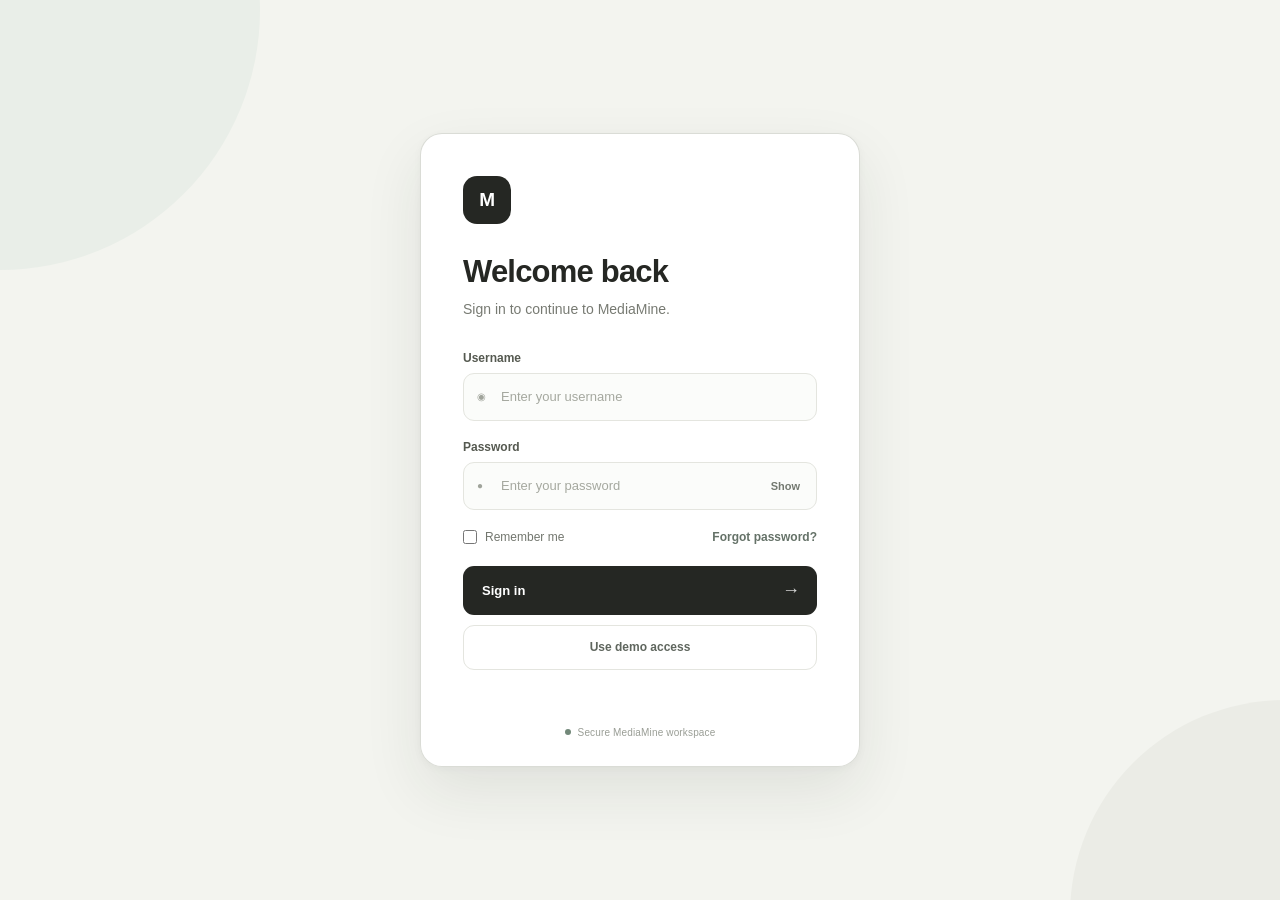
<file: frontend/index.html>
<!DOCTYPE html>
<html lang="en">

<head>
    <meta charset="UTF-8">
    <meta name="viewport" content="width=device-width, initial-scale=1.0">

    <title>Sign in | MediaMine</title>

    <link rel="stylesheet" href="login.css">
</head>

<body class="login-page">

    <main class="login-shell">

        <section class="login-card">

            <!-- LOGO -->
            <div class="login-logo">M</div>

            <!-- HEADING -->
            <div class="login-heading">
                <h1>Welcome back</h1>
                <p>Sign in to continue to MediaMine.</p>
            </div>

            <!-- LOGIN FORM -->
            <form id="loginForm" class="login-form">

                <!-- USERNAME -->
                <div class="field">

                    <label for="username">
                        Username
                    </label>

                    <div class="input-wrap">

                        <span class="input-icon">◉</span>

                        <input
                            id="username"
                            name="username"
                            type="text"
                            placeholder="Enter your username"
                            autocomplete="username"
                            required
                        >

                    </div>

                </div>


                <!-- PASSWORD -->
                <div class="field">

                    <label for="password">
                        Password
                    </label>

                    <div class="input-wrap">

                        <span class="input-icon">●</span>

                        <input
                            id="password"
                            name="password"
                            type="password"
                            placeholder="Enter your password"
                            autocomplete="current-password"
                            required
                        >

                        <button
                            type="button"
                            class="password-toggle"
                            id="togglePassword"
                        >
                            Show
                        </button>

                    </div>

                </div>


                <!-- OPTIONS -->
                <div class="login-options">

                    <label class="remember">

                        <input
                            id="rememberMe"
                            type="checkbox"
                        >

                        <span>
                            Remember me
                        </span>

                    </label>


                    <button
                        type="button"
                        class="forgot-btn"
                        id="forgotPassword"
                    >
                        Forgot password?
                    </button>

                </div>


                <!-- SIGN IN -->
                <button
                    type="submit"
                    class="login-submit"
                >

                    <span>
                        Sign in
                    </span>

                    <span class="arrow">
                        →
                    </span>

                </button>


                <!-- DEMO LOGIN -->
                <button
                    type="button"
                    class="demo-login"
                    id="demoLogin"
                >
                    Use demo access
                </button>


                <!-- MESSAGE -->
                <p
                    class="login-message"
                    id="loginMessage"
                ></p>

            </form>


            <!-- FOOTER -->
            <div class="login-footer">

                <span class="secure-dot"></span>

                <span>
                    Secure MediaMine workspace
                </span>

            </div>

        </section>

    </main>


    <script>

        const form =
            document.getElementById("loginForm");

        const username =
            document.getElementById("username");

        const password =
            document.getElementById("password");

        const togglePassword =
            document.getElementById("togglePassword");

        const demoLogin =
            document.getElementById("demoLogin");

        const forgotPassword =
            document.getElementById("forgotPassword");

        const message =
            document.getElementById("loginMessage");


        /* ===============================
           MESSAGE
        =============================== */

        function showMessage(text, type = "error") {

            message.textContent = text;

            message.className =
                "login-message " + type;

        }


        /* ===============================
           LOGIN
        =============================== */

        function login() {

            const user =
                username.value.trim();

            const pass =
                password.value;


            if (
                user === "admin" &&
                pass === "mediamine"
            ) {

                sessionStorage.setItem(
                    "mediaMineLoggedIn",
                    "true"
                );

                window.location.href =
                    "dashboard.html";

                return;
            }


            showMessage(
                "Invalid username or password."
            );

        }


        /* ===============================
           FORM SUBMIT
        =============================== */

        form.addEventListener(
            "submit",
            function(event) {

                event.preventDefault();

                login();

            }
        );


        /* ===============================
           DEMO LOGIN
        =============================== */

        demoLogin.addEventListener(
            "click",
            function() {

                username.value = "admin";

                password.value = "mediamine";

                login();

            }
        );


        /* ===============================
           SHOW / HIDE PASSWORD
        =============================== */

        togglePassword.addEventListener(
            "click",
            function() {

                const showing =
                    password.type === "text";


                password.type =
                    showing
                        ? "password"
                        : "text";


                togglePassword.textContent =
                    showing
                        ? "Show"
                        : "Hide";

            }
        );


        /* ===============================
           FORGOT PASSWORD
        =============================== */

        forgotPassword.addEventListener(
            "click",
            function() {

                showMessage(
                    "For the demo, use admin / mediamine.",
                    "info"
                );

            }
        );

    </script>

</body>

</html>
</file>
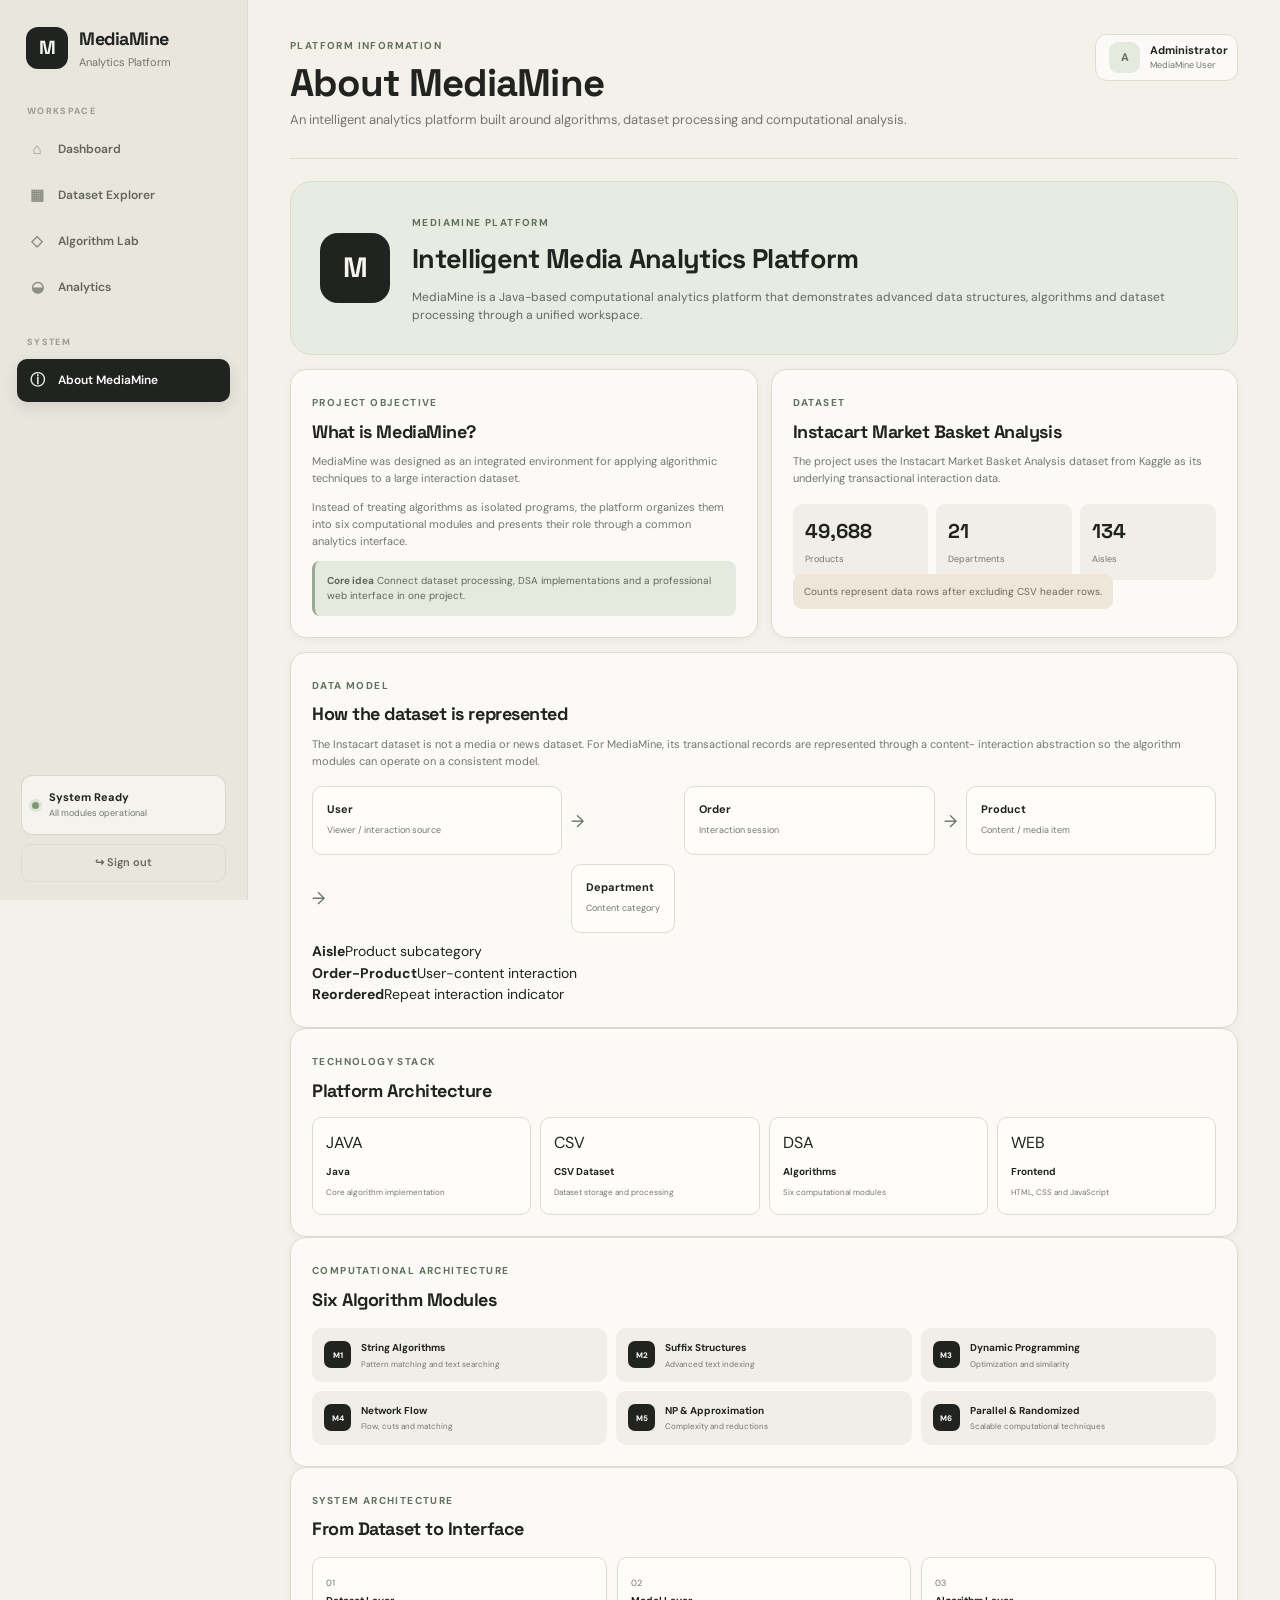
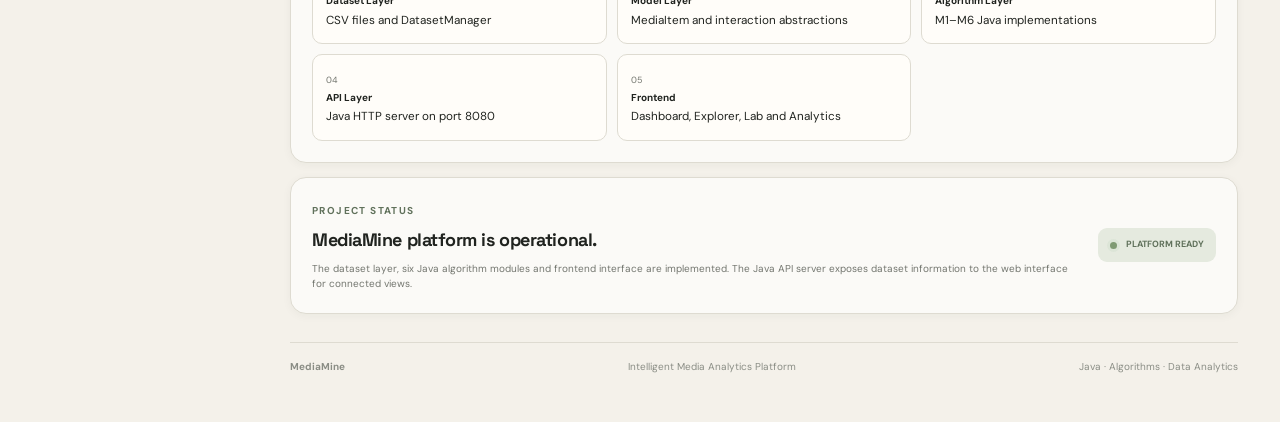
<file: frontend/about.html>
<!DOCTYPE html>
<html lang="en">
<head>
    <meta charset="UTF-8">
    <meta name="viewport" content="width=device-width, initial-scale=1.0">
    <title>About MediaMine | MediaMine</title>
    <link rel="stylesheet" href="style.css">
</head>

<body class="dashboard-body">

<aside class="sidebar">
    <div class="brand">
        <div class="brand-mark">M</div>
        <div>
            <h2>MediaMine</h2>
            <span>Analytics Platform</span>
        </div>
    </div>

    <div class="nav-section">
        <p>WORKSPACE</p>
        <a href="dashboard.html"><span>⌂</span>Dashboard</a>
        <a href="dataset.html"><span>▦</span>Dataset Explorer</a>
        <a href="algorithms.html"><span>◇</span>Algorithm Lab</a>
        <a href="analytics.html"><span>◒</span>Analytics</a>
    </div>

    <div class="nav-section system-section">
        <p>SYSTEM</p>
        <a href="about.html" class="active"><span>ⓘ</span>About MediaMine</a>
    </div>

    <div class="sidebar-bottom">
        <div class="system-ready">
            <span class="status-dot"></span>
            <div>
                <strong>System Ready</strong>
                <small>All modules operational</small>
            </div>
        </div>

        <button class="logout-btn" onclick="logout()">↪ Sign out</button>
    </div>
</aside>

<main class="dashboard-main">

    <header class="dashboard-header">
        <div>
            <span class="eyebrow">PLATFORM INFORMATION</span>
            <h1>About MediaMine</h1>
            <p>
                An intelligent analytics platform built around algorithms,
                dataset processing and computational analysis.
            </p>
        </div>

        <div class="user-badge">
            <div class="avatar">A</div>
            <div>
                <strong>Administrator</strong>
                <span>MediaMine User</span>
            </div>
        </div>
    </header>

    <section class="about-hero">
        <div class="about-logo">M</div>
        <div>
            <span class="eyebrow">MEDIAMINE PLATFORM</span>
            <h2>Intelligent Media Analytics Platform</h2>
            <p>
                MediaMine is a Java-based computational analytics platform
                that demonstrates advanced data structures, algorithms and
                dataset processing through a unified workspace.
            </p>
        </div>
    </section>

    <section class="about-grid">

        <div class="about-panel">
            <span class="eyebrow">PROJECT OBJECTIVE</span>
            <h2>What is MediaMine?</h2>

            <p>
                MediaMine was designed as an integrated environment for
                applying algorithmic techniques to a large interaction dataset.
            </p>

            <p>
                Instead of treating algorithms as isolated programs, the
                platform organizes them into six computational modules and
                presents their role through a common analytics interface.
            </p>

            <div class="about-highlight">
                <strong>Core idea</strong>
                <span>
                    Connect dataset processing, DSA implementations and a
                    professional web interface in one project.
                </span>
            </div>
        </div>

        <div class="about-panel">
            <span class="eyebrow">DATASET</span>
            <h2>Instacart Market Basket Analysis</h2>

            <p>
                The project uses the Instacart Market Basket Analysis dataset
                from Kaggle as its underlying transactional interaction data.
            </p>

            <div class="about-stat-row">
                <div><strong>49,688</strong><span>Products</span></div>
                <div><strong>21</strong><span>Departments</span></div>
                <div><strong>134</strong><span>Aisles</span></div>
            </div>

            <small class="about-note">
                Counts represent data rows after excluding CSV header rows.
            </small>
        </div>

    </section>

    <section class="about-panel mapping-panel">
        <span class="eyebrow">DATA MODEL</span>
        <h2>How the dataset is represented</h2>

        <p>
            The Instacart dataset is not a media or news dataset. For MediaMine,
            its transactional records are represented through a content-
            interaction abstraction so the algorithm modules can operate on a
            consistent model.
        </p>

        <div class="mapping-grid">
            <div class="mapping-item">
                <strong>User</strong>
                <span>Viewer / interaction source</span>
            </div>
            <div class="mapping-arrow">→</div>
            <div class="mapping-item">
                <strong>Order</strong>
                <span>Interaction session</span>
            </div>
            <div class="mapping-arrow">→</div>
            <div class="mapping-item">
                <strong>Product</strong>
                <span>Content / media item</span>
            </div>
            <div class="mapping-arrow">→</div>
            <div class="mapping-item">
                <strong>Department</strong>
                <span>Content category</span>
            </div>
        </div>

        <div class="mapping-secondary">
            <div><strong>Aisle</strong><span>Product subcategory</span></div>
            <div><strong>Order-Product</strong><span>User-content interaction</span></div>
            <div><strong>Reordered</strong><span>Repeat interaction indicator</span></div>
        </div>
    </section>

    <section class="about-panel">
        <span class="eyebrow">TECHNOLOGY STACK</span>
        <h2>Platform Architecture</h2>

        <div class="technology-grid">
            <div class="technology-card">
                <div class="technology-icon">JAVA</div>
                <strong>Java</strong>
                <span>Core algorithm implementation</span>
            </div>
            <div class="technology-card">
                <div class="technology-icon">CSV</div>
                <strong>CSV Dataset</strong>
                <span>Dataset storage and processing</span>
            </div>
            <div class="technology-card">
                <div class="technology-icon">DSA</div>
                <strong>Algorithms</strong>
                <span>Six computational modules</span>
            </div>
            <div class="technology-card">
                <div class="technology-icon">WEB</div>
                <strong>Frontend</strong>
                <span>HTML, CSS and JavaScript</span>
            </div>
        </div>
    </section>

    <section class="about-panel">
        <span class="eyebrow">COMPUTATIONAL ARCHITECTURE</span>
        <h2>Six Algorithm Modules</h2>

        <div class="about-module-grid">
            <div class="about-module-card">
                <span>M1</span>
                <div><strong>String Algorithms</strong><small>Pattern matching and text searching</small></div>
            </div>
            <div class="about-module-card">
                <span>M2</span>
                <div><strong>Suffix Structures</strong><small>Advanced text indexing</small></div>
            </div>
            <div class="about-module-card">
                <span>M3</span>
                <div><strong>Dynamic Programming</strong><small>Optimization and similarity</small></div>
            </div>
            <div class="about-module-card">
                <span>M4</span>
                <div><strong>Network Flow</strong><small>Flow, cuts and matching</small></div>
            </div>
            <div class="about-module-card">
                <span>M5</span>
                <div><strong>NP &amp; Approximation</strong><small>Complexity and reductions</small></div>
            </div>
            <div class="about-module-card">
                <span>M6</span>
                <div><strong>Parallel &amp; Randomized</strong><small>Scalable computational techniques</small></div>
            </div>
        </div>
    </section>

    <section class="about-panel">
        <span class="eyebrow">SYSTEM ARCHITECTURE</span>
        <h2>From Dataset to Interface</h2>

        <div class="architecture-flow">
            <div class="architecture-step">
                <span>01</span>
                <strong>Dataset Layer</strong>
                <small>CSV files and DatasetManager</small>
            </div>
            <div class="architecture-connector">→</div>
            <div class="architecture-step">
                <span>02</span>
                <strong>Model Layer</strong>
                <small>MediaItem and interaction abstractions</small>
            </div>
            <div class="architecture-connector">→</div>
            <div class="architecture-step">
                <span>03</span>
                <strong>Algorithm Layer</strong>
                <small>M1–M6 Java implementations</small>
            </div>
            <div class="architecture-connector">→</div>
            <div class="architecture-step">
                <span>04</span>
                <strong>API Layer</strong>
                <small>Java HTTP server on port 8080</small>
            </div>
            <div class="architecture-connector">→</div>
            <div class="architecture-step">
                <span>05</span>
                <strong>Frontend</strong>
                <small>Dashboard, Explorer, Lab and Analytics</small>
            </div>
        </div>
    </section>

    <section class="about-status">
        <div>
            <span class="eyebrow">PROJECT STATUS</span>
            <h2>MediaMine platform is operational.</h2>
            <p>
                The dataset layer, six Java algorithm modules and frontend
                interface are implemented. The Java API server exposes dataset
                information to the web interface for connected views.
            </p>
        </div>

        <div class="about-status-badge">
            <span class="status-dot"></span>
            <strong>PLATFORM READY</strong>
        </div>
    </section>

    <footer class="about-footer">
        <strong>MediaMine</strong>
        <span>Intelligent Media Analytics Platform</span>
        <span>Java · Algorithms · Data Analytics</span>
    </footer>

</main>

<script>
function logout() {
    sessionStorage.removeItem("mediaMineLoggedIn");
    window.location.href = "index.html";
}
</script>

</body>
</html>
</file>
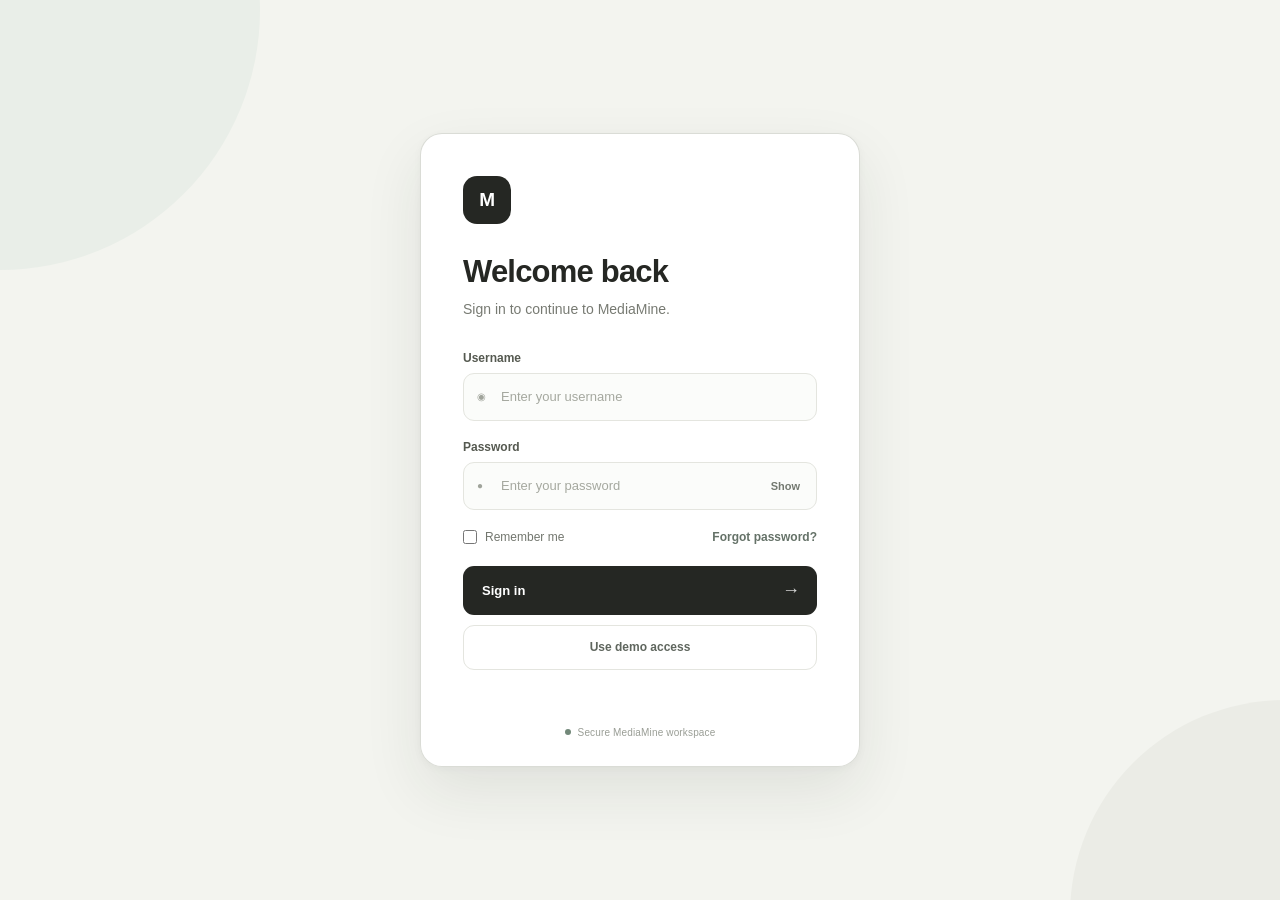
<file: frontend/algorithms.html>
<!DOCTYPE html>
<html lang="en">
<head>
    <meta charset="UTF-8">
    <meta name="viewport" content="width=device-width, initial-scale=1.0">
    <title>Algorithm Lab | MediaMine</title>
    <link rel="stylesheet" href="style.css">
</head>

<body class="dashboard-body">

<div class="dashboard-layout">

    <aside class="sidebar">
        <div class="sidebar-brand">
            <div class="logo">M</div>
            <div>
                <h2>MediaMine</h2>
                <span>Analytics Platform</span>
            </div>
        </div>

        <nav class="sidebar-nav">
            <p class="nav-label">WORKSPACE</p>

            <a href="dashboard.html" class="nav-item">
                <span>⌂</span>
                <span>Dashboard</span>
            </a>

            <a href="dataset.html" class="nav-item">
                <span>▦</span>
                <span>Dataset Explorer</span>
            </a>

            <a href="algorithms.html" class="nav-item active">
                <span>◇</span>
                <span>Algorithm Lab</span>
            </a>

            <a href="analytics.html" class="nav-item">
                <span>◒</span>
                <span>Analytics</span>
            </a>

            <p class="nav-label">SYSTEM</p>

            <a href="about.html" class="nav-item">
                <span>ⓘ</span>
                <span>About MediaMine</span>
            </a>
        </nav>

        <div class="sidebar-bottom">
            <div class="system-status">
                <span class="status-dot"></span>
                <div>
                    <strong>System Ready</strong>
                    <small>All modules operational</small>
                </div>
            </div>

            <button class="logout-button" id="logoutButton" type="button">
                ↪ Sign out
            </button>
        </div>
    </aside>


    <main class="dashboard-main algorithm-page">

        <header class="dashboard-header">
            <div>
                <span class="page-label">COMPUTATIONAL ENGINE</span>
                <h1>Algorithm Lab</h1>
                <p>
                    Explore the six algorithmic modules implemented
                    in the MediaMine platform.
                </p>
            </div>

            <div class="header-user">
                <div class="user-info">
                    <strong>Administrator</strong>
                    <span>MediaMine User</span>
                </div>
                <div class="avatar">A</div>
            </div>
        </header>


        <section class="algorithm-summary">

            <div class="algorithm-summary-card">
                <span>MODULES</span>
                <strong>06</strong>
                <small>Core algorithm modules</small>
            </div>

            <div class="algorithm-summary-card">
                <span>ALGORITHMS</span>
                <strong>25+</strong>
                <small>Implementations available</small>
            </div>

            <div class="algorithm-summary-card">
                <span>DATASET</span>
                <strong>49,688</strong>
                <small>Indexed product records</small>
            </div>

            <div class="algorithm-summary-card">
                <span>STATUS</span>
                <strong class="algorithm-ready">READY</strong>
                <small>Java engine operational</small>
            </div>

        </section>


        <section class="algorithm-module">
            <div class="module-number">M1</div>

            <div class="module-content">
                <div class="module-header">
                    <div>
                        <span class="module-label">PATTERN MATCHING</span>
                        <h2>String Algorithms</h2>
                        <p>
                            Efficient algorithms for searching patterns
                            within product and content text.
                        </p>
                    </div>

                    <span class="module-status">OPERATIONAL</span>
                </div>

                <div class="algorithm-list">
                    <div class="algorithm-item">
                        <strong>KMP</strong>
                        <span>Knuth-Morris-Pratt pattern matching</span>
                    </div>
                    <div class="algorithm-item">
                        <strong>Rabin-Karp</strong>
                        <span>Hash-based pattern searching</span>
                    </div>
                    <div class="algorithm-item">
                        <strong>Z-Function</strong>
                        <span>Linear-time pattern matching</span>
                    </div>
                    <div class="algorithm-item">
                        <strong>Aho-Corasick</strong>
                        <span>Multi-pattern string matching</span>
                    </div>
                </div>
            </div>
        </section>


        <section class="algorithm-module">
            <div class="module-number">M2</div>

            <div class="module-content">
                <div class="module-header">
                    <div>
                        <span class="module-label">TEXT INDEXING</span>
                        <h2>Suffix Structures</h2>
                        <p>
                            Advanced indexing structures for efficient
                            substring search and document analysis.
                        </p>
                    </div>

                    <span class="module-status">OPERATIONAL</span>
                </div>

                <div class="algorithm-list">
                    <div class="algorithm-item">
                        <strong>Suffix Array</strong>
                        <span>Lexicographically ordered suffix indexing</span>
                    </div>
                    <div class="algorithm-item">
                        <strong>LCP / Kasai</strong>
                        <span>Longest common prefix computation</span>
                    </div>
                    <div class="algorithm-item">
                        <strong>SA-IS</strong>
                        <span>Linear-time suffix array construction</span>
                    </div>
                    <div class="algorithm-item">
                        <strong>Suffix Tree</strong>
                        <span>Compressed suffix representation</span>
                    </div>
                    <div class="algorithm-item">
                        <strong>Suffix Automaton</strong>
                        <span>Substring representation and analysis</span>
                    </div>
                </div>
            </div>
        </section>


        <section class="algorithm-module">
            <div class="module-number">M3</div>

            <div class="module-content">
                <div class="module-header">
                    <div>
                        <span class="module-label">OPTIMIZATION</span>
                        <h2>Dynamic Programming</h2>
                        <p>
                            Optimization techniques for similarity,
                            routing and structured decision problems.
                        </p>
                    </div>

                    <span class="module-status">OPERATIONAL</span>
                </div>

                <div class="algorithm-list">
                    <div class="algorithm-item">
                        <strong>Levenshtein</strong>
                        <span>Edit distance between strings</span>
                    </div>
                    <div class="algorithm-item">
                        <strong>Damerau-Levenshtein</strong>
                        <span>Edit distance with transpositions</span>
                    </div>
                    <div class="algorithm-item">
                        <strong>Weighted Edit Distance</strong>
                        <span>Edit distance with operation costs</span>
                    </div>
                    <div class="algorithm-item">
                        <strong>Matrix Chain</strong>
                        <span>Optimal matrix multiplication ordering</span>
                    </div>
                    <div class="algorithm-item">
                        <strong>Optimal BST</strong>
                        <span>Optimal binary search tree construction</span>
                    </div>
                    <div class="algorithm-item">
                        <strong>Bitmask Route DP</strong>
                        <span>Subset-based route optimization</span>
                    </div>
                </div>
            </div>
        </section>


        <section class="algorithm-module">
            <div class="module-number">M4</div>

            <div class="module-content">
                <div class="module-header">
                    <div>
                        <span class="module-label">GRAPH THEORY</span>
                        <h2>Network Flow</h2>
                        <p>
                            Flow optimization and graph connectivity
                            algorithms for network modelling.
                        </p>
                    </div>

                    <span class="module-status">OPERATIONAL</span>
                </div>

                <div class="algorithm-list">
                    <div class="algorithm-item">
                        <strong>Ford-Fulkerson</strong>
                        <span>Maximum flow computation</span>
                    </div>
                    <div class="algorithm-item">
                        <strong>Edmonds-Karp</strong>
                        <span>BFS-based maximum flow</span>
                    </div>
                    <div class="algorithm-item">
                        <strong>Dinic</strong>
                        <span>Level graph maximum flow</span>
                    </div>
                    <div class="algorithm-item">
                        <strong>Min-Cut</strong>
                        <span>Critical network link identification</span>
                    </div>
                    <div class="algorithm-item">
                        <strong>Bipartite Matching</strong>
                        <span>Maximum content-channel assignment</span>
                    </div>
                </div>
            </div>
        </section>


        <section class="algorithm-module">
            <div class="module-number">M5</div>

            <div class="module-content">
                <div class="module-header">
                    <div>
                        <span class="module-label">COMPUTATIONAL COMPLEXITY</span>
                        <h2>NP &amp; Approximation</h2>
                        <p>
                            Complexity theory, reductions and
                            approximation algorithms.
                        </p>
                    </div>

                    <span class="module-status">OPERATIONAL</span>
                </div>

                <div class="algorithm-list">
                    <div class="algorithm-item">
                        <strong>3-SAT</strong>
                        <span>Boolean satisfiability problem</span>
                    </div>
                    <div class="algorithm-item">
                        <strong>3-SAT → CLIQUE</strong>
                        <span>Polynomial-time problem reduction</span>
                    </div>
                    <div class="algorithm-item">
                        <strong>Vertex Cover</strong>
                        <span>2-approximation algorithm</span>
                    </div>
                    <div class="algorithm-item">
                        <strong>Independent Set</strong>
                        <span>Relationship with vertex cover</span>
                    </div>
                </div>
            </div>
        </section>


        <section class="algorithm-module">
            <div class="module-number">M6</div>

            <div class="module-content">
                <div class="module-header">
                    <div>
                        <span class="module-label">PERFORMANCE</span>
                        <h2>Parallel &amp; Randomized</h2>
                        <p>
                            Probabilistic techniques and parallel
                            computation for scalable processing.
                        </p>
                    </div>

                    <span class="module-status">OPERATIONAL</span>
                </div>

                <div class="algorithm-list">
                    <div class="algorithm-item">
                        <strong>Bloom Filter</strong>
                        <span>Probabilistic membership testing</span>
                    </div>
                    <div class="algorithm-item">
                        <strong>Randomized QuickSort</strong>
                        <span>Randomized divide-and-conquer sorting</span>
                    </div>
                    <div class="algorithm-item">
                        <strong>Reservoir Sampling</strong>
                        <span>Uniform sampling from streams</span>
                    </div>
                    <div class="algorithm-item">
                        <strong>Miller-Rabin</strong>
                        <span>Probabilistic primality testing</span>
                    </div>
                    <div class="algorithm-item">
                        <strong>Parallel Reduction</strong>
                        <span>Fork-join parallel aggregation</span>
                    </div>
                    <div class="algorithm-item">
                        <strong>Brent's Theorem</strong>
                        <span>Parallel work-span performance analysis</span>
                    </div>
                </div>
            </div>
        </section>


        <section class="algorithm-footer">

            <div>
                <span class="page-label">JAVA COMPUTATIONAL ENGINE</span>
                <h2>Algorithms are implemented in MediaMine.</h2>
                <p>
                    The Algorithm Lab provides a visual overview of
                    the algorithms implemented across Modules 1–6.
                    Execution and benchmark results are produced by
                    the Java project.
                </p>
            </div>

            <div class="engine-status">
                <span class="status-dot"></span>
                <strong>Java Engine Operational</strong>
            </div>

        </section>


        <footer class="dashboard-footer">
            <span>MediaMine — Intelligent Media Analytics Platform</span>
            <span>Algorithm Lab</span>
        </footer>

    </main>

</div>

<script src="script.js"></script>

<script>
function logout() {
    sessionStorage.removeItem("mediaMineLoggedIn");
    window.location.href = "index.html";
}

const logoutButton = document.getElementById("logoutButton");

if (logoutButton) {
    logoutButton.addEventListener("click", logout);
}
</script>

</body>
</html>
</file>
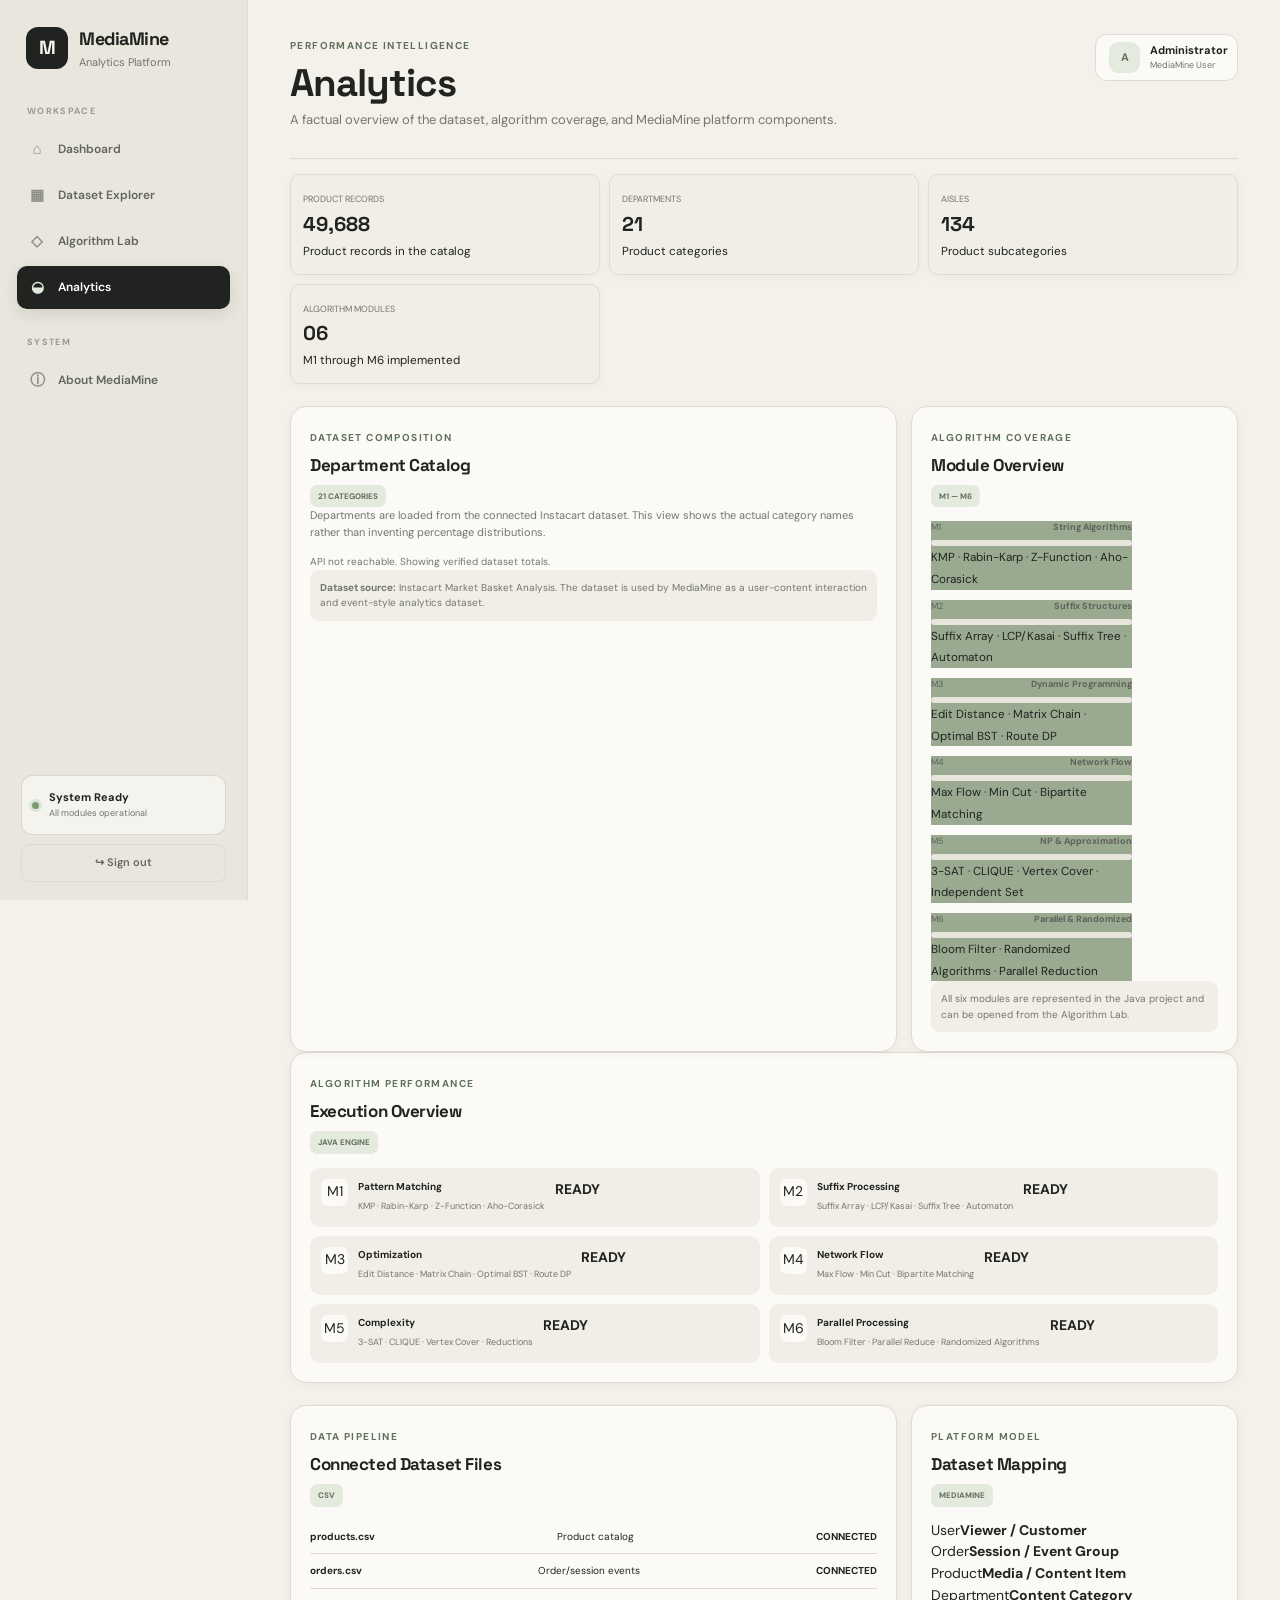
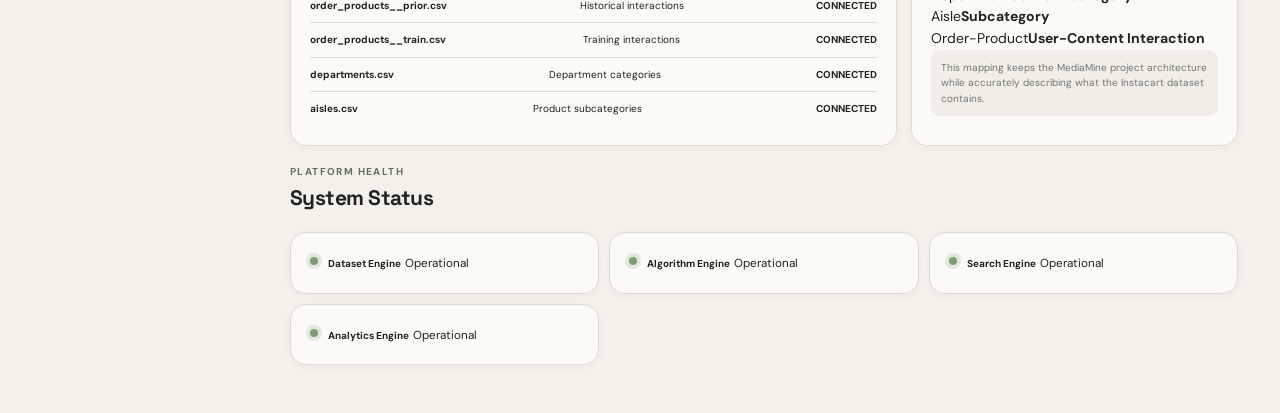
<file: frontend/analytics.html>
<!DOCTYPE html>
<html lang="en">
<head>
    <meta charset="UTF-8">
    <meta name="viewport" content="width=device-width, initial-scale=1.0">
    <title>Analytics | MediaMine</title>
    <link rel="stylesheet" href="style.css">
</head>

<body class="dashboard-body">

<aside class="sidebar">
    <div class="brand">
        <div class="brand-mark">M</div>
        <div>
            <h2>MediaMine</h2>
            <span>Analytics Platform</span>
        </div>
    </div>

    <div class="nav-section">
        <p>WORKSPACE</p>

        <a href="dashboard.html">
            <span>⌂</span>
            Dashboard
        </a>

        <a href="dataset.html">
            <span>▦</span>
            Dataset Explorer
        </a>

        <a href="algorithms.html">
            <span>◇</span>
            Algorithm Lab
        </a>

        <a href="analytics.html" class="active">
            <span>◒</span>
            Analytics
        </a>
    </div>

    <div class="nav-section system-section">
        <p>SYSTEM</p>

        <a href="about.html">
            <span>ⓘ</span>
            About MediaMine
        </a>
    </div>

    <div class="sidebar-bottom">
        <div class="system-ready">
            <span class="status-dot"></span>
            <div>
                <strong>System Ready</strong>
                <small>All modules operational</small>
            </div>
        </div>

        <button class="logout-btn" onclick="logout()">
            ↪ Sign out
        </button>
    </div>
</aside>

<main class="dashboard-main">

    <header class="dashboard-header">
        <div>
            <span class="eyebrow">PERFORMANCE INTELLIGENCE</span>
            <h1>Analytics</h1>
            <p>
                A factual overview of the dataset, algorithm coverage,
                and MediaMine platform components.
            </p>
        </div>

        <div class="user-badge">
            <div class="avatar">A</div>
            <div>
                <strong>Administrator</strong>
                <span>MediaMine User</span>
            </div>
        </div>
    </header>

    <!-- TOP METRICS -->
    <section class="analytics-metrics">

        <div class="analytics-card">
            <span>PRODUCT RECORDS</span>
            <strong id="productCount">49,688</strong>
            <small>Product records in the catalog</small>
        </div>

        <div class="analytics-card">
            <span>DEPARTMENTS</span>
            <strong id="departmentCount">21</strong>
            <small>Product categories</small>
        </div>

        <div class="analytics-card">
            <span>AISLES</span>
            <strong id="aisleCount">134</strong>
            <small>Product subcategories</small>
        </div>

        <div class="analytics-card">
            <span>ALGORITHM MODULES</span>
            <strong>06</strong>
            <small>M1 through M6 implemented</small>
        </div>

    </section>

    <!-- DATASET + MODULE ANALYSIS -->
    <section class="analytics-grid">

        <div class="analytics-panel">
            <div class="panel-title">
                <div>
                    <span class="eyebrow">DATASET COMPOSITION</span>
                    <h2>Department Catalog</h2>
                </div>
                <span class="panel-badge" id="departmentBadge">21 CATEGORIES</span>
            </div>

            <p class="analytics-description">
                Departments are loaded from the connected Instacart dataset.
                This view shows the actual category names rather than
                inventing percentage distributions.
            </p>

            <div id="departmentList" class="category-list">
                <div class="analytics-loading">Loading departments...</div>
            </div>

            <div class="analytics-source-note">
                <strong>Dataset source:</strong> Instacart Market Basket Analysis.
                The dataset is used by MediaMine as a user-content interaction
                and event-style analytics dataset.
            </div>
        </div>

        <div class="analytics-panel">
            <div class="panel-title">
                <div>
                    <span class="eyebrow">ALGORITHM COVERAGE</span>
                    <h2>Module Overview</h2>
                </div>
                <span class="panel-badge">M1 — M6</span>
            </div>

            <div class="module-bars">

                <div class="module-bar">
                    <div class="module-bar-label">
                        <span>M1</span>
                        <strong>String Algorithms</strong>
                    </div>
                    <div class="module-progress"><div style="width:100%"></div></div>
                    <small>KMP · Rabin-Karp · Z-Function · Aho-Corasick</small>
                </div>

                <div class="module-bar">
                    <div class="module-bar-label">
                        <span>M2</span>
                        <strong>Suffix Structures</strong>
                    </div>
                    <div class="module-progress"><div style="width:100%"></div></div>
                    <small>Suffix Array · LCP/Kasai · Suffix Tree · Automaton</small>
                </div>

                <div class="module-bar">
                    <div class="module-bar-label">
                        <span>M3</span>
                        <strong>Dynamic Programming</strong>
                    </div>
                    <div class="module-progress"><div style="width:100%"></div></div>
                    <small>Edit Distance · Matrix Chain · Optimal BST · Route DP</small>
                </div>

                <div class="module-bar">
                    <div class="module-bar-label">
                        <span>M4</span>
                        <strong>Network Flow</strong>
                    </div>
                    <div class="module-progress"><div style="width:100%"></div></div>
                    <small>Max Flow · Min Cut · Bipartite Matching</small>
                </div>

                <div class="module-bar">
                    <div class="module-bar-label">
                        <span>M5</span>
                        <strong>NP &amp; Approximation</strong>
                    </div>
                    <div class="module-progress"><div style="width:100%"></div></div>
                    <small>3-SAT · CLIQUE · Vertex Cover · Independent Set</small>
                </div>

                <div class="module-bar">
                    <div class="module-bar-label">
                        <span>M6</span>
                        <strong>Parallel &amp; Randomized</strong>
                    </div>
                    <div class="module-progress"><div style="width:100%"></div></div>
                    <small>Bloom Filter · Randomized Algorithms · Parallel Reduction</small>
                </div>

            </div>

            <div class="analytics-source-note">
                All six modules are represented in the Java project and can be
                opened from the Algorithm Lab.
            </div>
        </div>

    </section>

    <!-- EXECUTION OVERVIEW -->
    <section class="analytics-panel performance-panel">

        <div class="panel-title">
            <div>
                <span class="eyebrow">ALGORITHM PERFORMANCE</span>
                <h2>Execution Overview</h2>
            </div>
            <span class="panel-badge">JAVA ENGINE</span>
        </div>

        <div class="performance-grid">

            <div class="performance-item">
                <div class="performance-icon">M1</div>
                <div>
                    <strong>Pattern Matching</strong>
                    <span>KMP · Rabin-Karp · Z-Function · Aho-Corasick</span>
                </div>
                <b>READY</b>
            </div>

            <div class="performance-item">
                <div class="performance-icon">M2</div>
                <div>
                    <strong>Suffix Processing</strong>
                    <span>Suffix Array · LCP/Kasai · Suffix Tree · Automaton</span>
                </div>
                <b>READY</b>
            </div>

            <div class="performance-item">
                <div class="performance-icon">M3</div>
                <div>
                    <strong>Optimization</strong>
                    <span>Edit Distance · Matrix Chain · Optimal BST · Route DP</span>
                </div>
                <b>READY</b>
            </div>

            <div class="performance-item">
                <div class="performance-icon">M4</div>
                <div>
                    <strong>Network Flow</strong>
                    <span>Max Flow · Min Cut · Bipartite Matching</span>
                </div>
                <b>READY</b>
            </div>

            <div class="performance-item">
                <div class="performance-icon">M5</div>
                <div>
                    <strong>Complexity</strong>
                    <span>3-SAT · CLIQUE · Vertex Cover · Reductions</span>
                </div>
                <b>READY</b>
            </div>

            <div class="performance-item">
                <div class="performance-icon">M6</div>
                <div>
                    <strong>Parallel Processing</strong>
                    <span>Bloom Filter · Parallel Reduce · Randomized Algorithms</span>
                </div>
                <b>READY</b>
            </div>

        </div>

    </section>

    <!-- DATASET PIPELINE -->
    <section class="analytics-grid">

        <div class="analytics-panel">
            <div class="panel-title">
                <div>
                    <span class="eyebrow">DATA PIPELINE</span>
                    <h2>Connected Dataset Files</h2>
                </div>
                <span class="panel-badge">CSV</span>
            </div>

            <div class="pipeline-list">
                <div class="pipeline-row">
                    <strong>products.csv</strong>
                    <span>Product catalog</span>
                    <b>CONNECTED</b>
                </div>
                <div class="pipeline-row">
                    <strong>orders.csv</strong>
                    <span>Order/session events</span>
                    <b>CONNECTED</b>
                </div>
                <div class="pipeline-row">
                    <strong>order_products__prior.csv</strong>
                    <span>Historical interactions</span>
                    <b>CONNECTED</b>
                </div>
                <div class="pipeline-row">
                    <strong>order_products__train.csv</strong>
                    <span>Training interactions</span>
                    <b>CONNECTED</b>
                </div>
                <div class="pipeline-row">
                    <strong>departments.csv</strong>
                    <span>Department categories</span>
                    <b>CONNECTED</b>
                </div>
                <div class="pipeline-row">
                    <strong>aisles.csv</strong>
                    <span>Product subcategories</span>
                    <b>CONNECTED</b>
                </div>
            </div>
        </div>

        <div class="analytics-panel">
            <div class="panel-title">
                <div>
                    <span class="eyebrow">PLATFORM MODEL</span>
                    <h2>Dataset Mapping</h2>
                </div>
                <span class="panel-badge">MEDIAMINE</span>
            </div>

            <div class="mapping-list">
                <div><span>User</span><strong>Viewer / Customer</strong></div>
                <div><span>Order</span><strong>Session / Event Group</strong></div>
                <div><span>Product</span><strong>Media / Content Item</strong></div>
                <div><span>Department</span><strong>Content Category</strong></div>
                <div><span>Aisle</span><strong>Subcategory</strong></div>
                <div><span>Order-Product</span><strong>User-Content Interaction</strong></div>
            </div>

            <p class="mapping-note">
                This mapping keeps the MediaMine project architecture while
                accurately describing what the Instacart dataset contains.
            </p>
        </div>

    </section>

    <!-- HEALTH -->
    <section class="health-section">

        <div>
            <span class="eyebrow">PLATFORM HEALTH</span>
            <h2>System Status</h2>
        </div>

        <div class="health-grid">

            <div class="health-card">
                <span class="health-dot"></span>
                <div>
                    <strong>Dataset Engine</strong>
                    <small>Operational</small>
                </div>
            </div>

            <div class="health-card">
                <span class="health-dot"></span>
                <div>
                    <strong>Algorithm Engine</strong>
                    <small>Operational</small>
                </div>
            </div>

            <div class="health-card">
                <span class="health-dot"></span>
                <div>
                    <strong>Search Engine</strong>
                    <small>Operational</small>
                </div>
            </div>

            <div class="health-card">
                <span class="health-dot"></span>
                <div>
                    <strong>Analytics Engine</strong>
                    <small>Operational</small>
                </div>
            </div>

        </div>
    </section>

</main>

<script>
async function loadAnalytics() {
    try {
        const [departmentResponse, aisleResponse] = await Promise.all([
            fetch("http://localhost:8080/api/departments"),
            fetch("http://localhost:8080/api/aisles")
        ]);

        if (!departmentResponse.ok || !aisleResponse.ok) {
            throw new Error("API unavailable");
        }

        const departments = await departmentResponse.json();
        const aisles = await aisleResponse.json();

        document.getElementById("departmentCount").textContent =
            departments.length;

        document.getElementById("aisleCount").textContent =
            aisles.length;

        document.getElementById("departmentBadge").textContent =
            departments.length + " CATEGORIES";

        const list = document.getElementById("departmentList");
        list.innerHTML = "";

        departments.forEach(department => {
            const item = document.createElement("div");
            item.className = "category-chip";
            item.innerHTML =
                "<span class='category-index'>" +
                String(department.id).padStart(2, "0") +
                "</span>" +
                "<strong>" +
                escapeHtml(department.name) +
                "</strong>";
            list.appendChild(item);
        });

    } catch (error) {
        document.getElementById("departmentList").innerHTML =
            "<div class='analytics-loading'>" +
            "API not reachable. Showing verified dataset totals." +
            "</div>";
    }
}

function escapeHtml(value) {
    return String(value)
        .replaceAll("&", "&amp;")
        .replaceAll("<", "&lt;")
        .replaceAll(">", "&gt;")
        .replaceAll('"', "&quot;")
        .replaceAll("'", "&#039;");
}

function logout() {
    sessionStorage.removeItem("mediaMineLoggedIn");
    window.location.href = "index.html";
}

loadAnalytics();
</script>

</body>
</html>
</file>
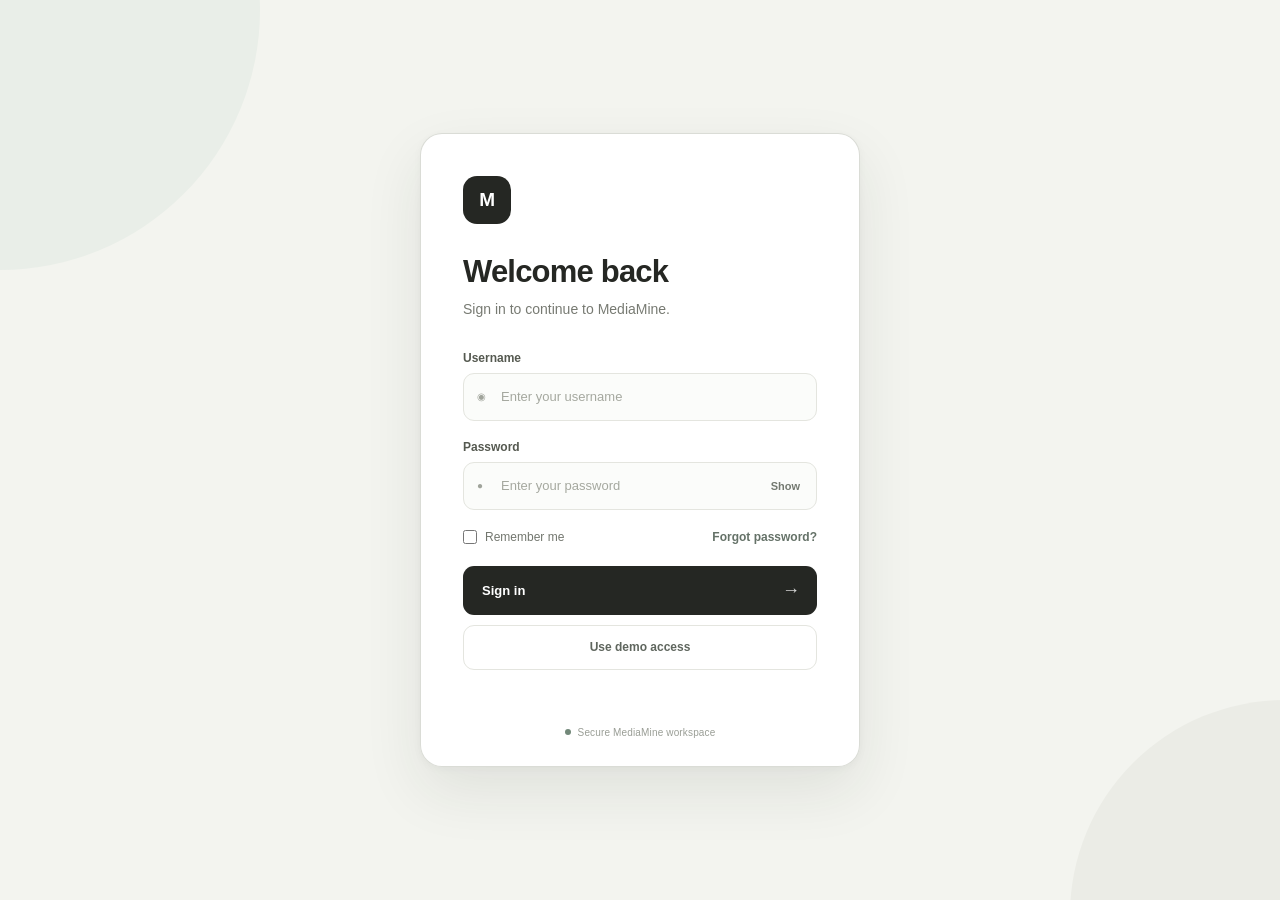
<file: frontend/dashboard.html>
<!DOCTYPE html>
<html lang="en">

<head>
    <meta charset="UTF-8">
    <meta name="viewport" content="width=device-width, initial-scale=1.0">

    <title>MediaMine | Dashboard</title>

    <link rel="stylesheet" href="style.css">
</head>

<body class="dashboard-body">

<div class="dashboard-layout">

    <!-- =====================================================
         SIDEBAR
         ===================================================== -->

    <aside class="sidebar">

        <div class="sidebar-brand">

            <div class="logo">M</div>

            <div>
                <h2>MediaMine</h2>
                <span>Analytics Platform</span>
            </div>

        </div>


        <nav class="sidebar-nav">

            <p class="nav-label">WORKSPACE</p>

            <a href="dashboard.html" class="nav-item active">
                <span>⌂</span>
                <span>Dashboard</span>
            </a>

            <a href="dataset.html" class="nav-item">
                <span>▦</span>
                <span>Dataset Explorer</span>
            </a>

            <a href="algorithms.html" class="nav-item">
                <span>◇</span>
                <span>Algorithm Lab</span>
            </a>

            <a href="analytics.html" class="nav-item">
                <span>◒</span>
                <span>Analytics</span>
            </a>


            <p class="nav-label">SYSTEM</p>

            <a href="about.html" class="nav-item">
                <span>ⓘ</span>
                <span>About MediaMine</span>
            </a>

        </nav>


        <div class="sidebar-bottom">

            <div class="system-status">

                <span class="status-dot"></span>

                <div>
                    <strong>System Ready</strong>
                    <small>All modules operational</small>
                </div>

            </div>


            <button
                class="logout-button"
                id="logoutButton"
                type="button"
            >
                ↪ Sign out
            </button>

        </div>

    </aside>


    <!-- =====================================================
         MAIN CONTENT
         ===================================================== -->

    <main class="dashboard-main">

        <!-- HEADER -->

        <header class="dashboard-header">

            <div>

                <span class="page-label">
                    MEDIA ANALYTICS
                </span>

                <h1>Dashboard</h1>

                <p>
                    Monitor your dataset, algorithms and analytics
                    from one workspace.
                </p>

            </div>


            <div class="header-user">

                <div class="user-info">

                    <strong>Administrator</strong>

                    <span>MediaMine User</span>

                </div>

                <div class="avatar">
                    A
                </div>

            </div>

        </header>


        <!-- =================================================
             STATISTICS
             ================================================= -->

        <section class="stats-grid">

            <div class="stat-card">

                <div class="stat-top">

                    <span>MEDIA ITEMS</span>

                    <div class="stat-icon">
                        ◈
                    </div>

                </div>

                <strong class="stat-number">
                    49,688
                </strong>

                <p>
                    Indexed content items
                </p>

            </div>


            <div class="stat-card">

                <div class="stat-top">

                    <span>ALGORITHM MODULES</span>

                    <div class="stat-icon">
                        ◇
                    </div>

                </div>

                <strong class="stat-number">
                    06
                </strong>

                <p>
                    Modules implemented
                </p>

            </div>


            <div class="stat-card">

                <div class="stat-top">

                    <span>DEPARTMENTS</span>

                    <div class="stat-icon">
                        ▦
                    </div>

                </div>

                <strong class="stat-number">
                    21
                </strong>

                <p>
                    Dataset categories
                </p>

            </div>


            <div class="stat-card">

                <div class="stat-top">

                    <span>AISLES</span>

                    <div class="stat-icon">
                        ⌁
                    </div>

                </div>

                <strong class="stat-number">
                    134
                </strong>

                <p>
                    Dataset subcategories
                </p>

            </div>

        </section>


        <!-- =================================================
             WELCOME PANEL
             ================================================= -->

        <section class="welcome-panel">

            <div class="welcome-content">

                <span class="page-label">
                    INTELLIGENT ANALYTICS
                </span>

                <h2>
                    Explore the intelligence
                    behind your data.
                </h2>

                <p>
                    MediaMine combines advanced algorithms,
                    large-scale dataset processing and
                    performance analytics into one platform.
                </p>

                <a
                    href="algorithms.html"
                    class="primary-action"
                >
                    <span>Explore Algorithm Lab</span>
                    <span>→</span>
                </a>

            </div>


            <div class="welcome-visual">

                <div class="visual-circle circle-one"></div>

                <div class="visual-circle circle-two"></div>


                <div class="visual-core">
                    M
                </div>


                <div class="visual-node node-one">
                    M1
                </div>

                <div class="visual-node node-two">
                    M2
                </div>

                <div class="visual-node node-three">
                    M3
                </div>

                <div class="visual-node node-four">
                    M4
                </div>

                <div class="visual-node node-five">
                    M5
                </div>

                <div class="visual-node node-six">
                    M6
                </div>

            </div>

        </section>


        <!-- =================================================
             MODULES
             ================================================= -->

        <section class="modules-section">

            <div class="section-heading">

                <div>

                    <span class="page-label">
                        ALGORITHM SUITE
                    </span>

                    <h2>
                        Six intelligent modules
                    </h2>

                </div>

                <a href="algorithms.html">
                    View all →
                </a>

            </div>


            <div class="module-grid">


                <!-- M1 -->

                <div class="module-card">

                    <div class="module-number">
                        M1
                    </div>

                    <h3>
                        String Algorithms
                    </h3>

                    <p>
                        KMP, Rabin-Karp, Z-Function and
                        Aho-Corasick pattern matching.
                    </p>

                    <span class="module-tag">
                        SEARCH
                    </span>

                </div>


                <!-- M2 -->

                <div class="module-card">

                    <div class="module-number">
                        M2
                    </div>

                    <h3>
                        Suffix Structures
                    </h3>

                    <p>
                        Suffix arrays, LCP, suffix trees
                        and suffix automata.
                    </p>

                    <span class="module-tag">
                        TEXT INDEXING
                    </span>

                </div>


                <!-- M3 -->

                <div class="module-card">

                    <div class="module-number">
                        M3
                    </div>

                    <h3>
                        Dynamic Programming
                    </h3>

                    <p>
                        Edit distance, route optimization,
                        matrix chains and optimal BST.
                    </p>

                    <span class="module-tag">
                        OPTIMIZATION
                    </span>

                </div>


                <!-- M4 -->

                <div class="module-card">

                    <div class="module-number">
                        M4
                    </div>

                    <h3>
                        Network Flow
                    </h3>

                    <p>
                        Ford-Fulkerson, Edmonds-Karp,
                        Dinic, min-cut and matching.
                    </p>

                    <span class="module-tag">
                        GRAPH THEORY
                    </span>

                </div>


                <!-- M5 -->

                <div class="module-card">

                    <div class="module-number">
                        M5
                    </div>

                    <h3>
                        NP &amp; Approximation
                    </h3>

                    <p>
                        3-SAT, CLIQUE reductions and
                        Vertex Cover approximation.
                    </p>

                    <span class="module-tag">
                        COMPLEXITY
                    </span>

                </div>


                <!-- M6 -->

                <div class="module-card">

                    <div class="module-number">
                        M6
                    </div>

                    <h3>
                        Parallel &amp; Randomized
                    </h3>

                    <p>
                        Bloom filters, randomized algorithms,
                        parallel reduction and Brent's theorem.
                    </p>

                    <span class="module-tag">
                        PERFORMANCE
                    </span>

                </div>

            </div>

        </section>


        <!-- =================================================
             BOTTOM INFORMATION
             ================================================= -->

        <section class="bottom-grid">


            <!-- DATASET -->

            <div class="panel">

                <div class="panel-heading">

                    <div>

                        <span class="page-label">
                            DATASET
                        </span>

                        <h3>
                            Instacart Market Basket
                        </h3>

                    </div>

                    <span class="ready-badge">
                        READY
                    </span>

                </div>


                <div class="dataset-row">

                    <div>
                        <strong>49,688</strong>
                        <span>Products</span>
                    </div>

                    <div>
                        <strong>21</strong>
                        <span>Departments</span>
                    </div>

                    <div>
                        <strong>134</strong>
                        <span>Aisles</span>
                    </div>

                </div>


                <a
                    href="dataset.html"
                    class="text-link"
                >
                    Explore dataset →
                </a>

            </div>


            <!-- SYSTEM STATUS -->

            <div class="panel">

                <div class="panel-heading">

                    <div>

                        <span class="page-label">
                            PLATFORM
                        </span>

                        <h3>
                            System Status
                        </h3>

                    </div>

                    <span class="online">
                        ONLINE
                    </span>

                </div>


                <div class="status-list">

                    <div>
                        <span>Dataset Engine</span>
                        <strong>Operational</strong>
                    </div>

                    <div>
                        <span>Search Algorithms</span>
                        <strong>Operational</strong>
                    </div>

                    <div>
                        <span>Analytics Engine</span>
                        <strong>Operational</strong>
                    </div>

                    <div>
                        <span>Java API Server</span>
                        <strong>Ready</strong>
                    </div>

                </div>

            </div>

        </section>


        <!-- =================================================
             FOOTER
             ================================================= -->

        <footer class="dashboard-footer">

            <span>
                MediaMine — Intelligent Media Analytics Platform
            </span>

            <span>
                M1–M6 Algorithms
            </span>

        </footer>

    </main>

</div>


<!-- JavaScript -->

<script src="script.js"></script>

</body>
</html>
</file>
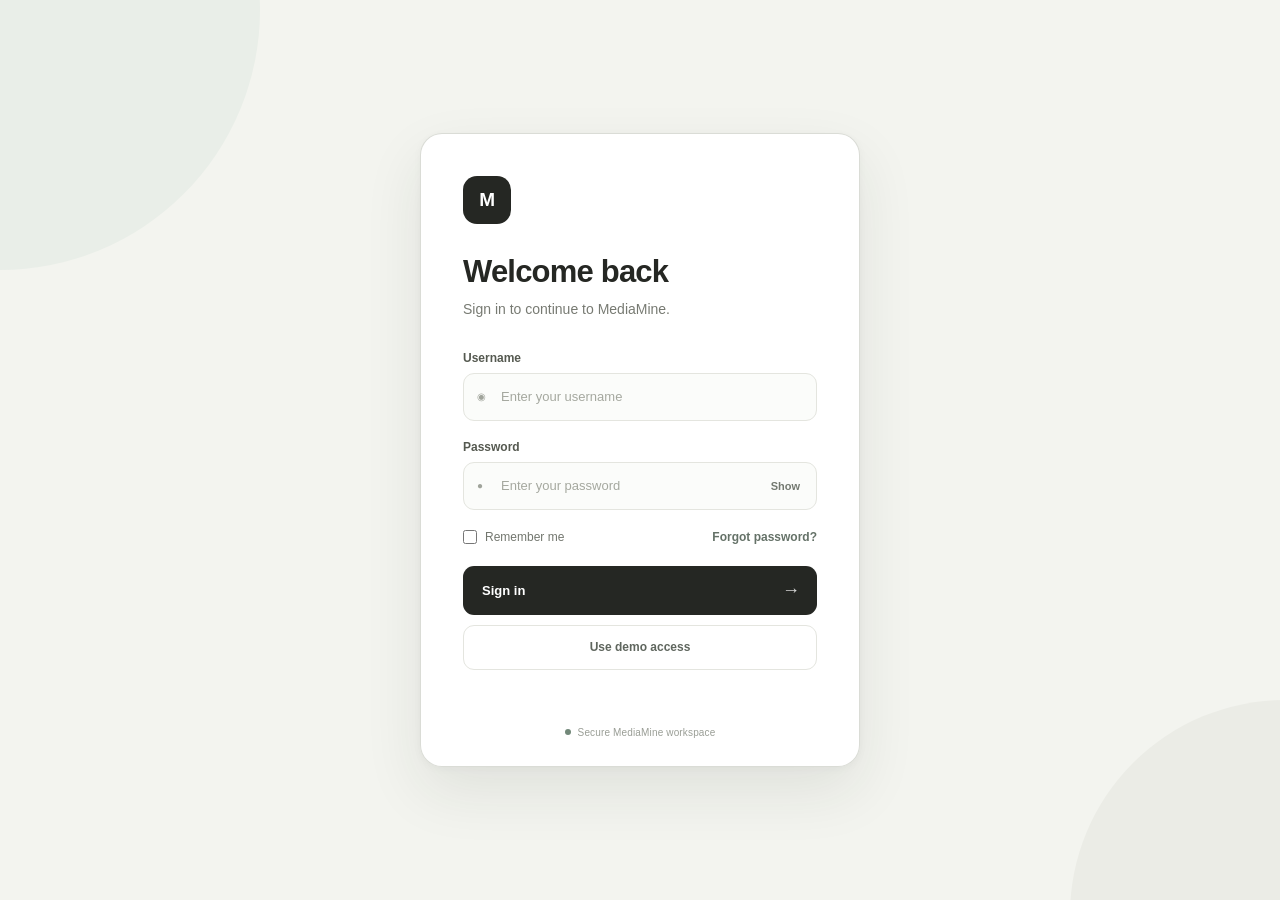
<file: frontend/dataset.html>
<!DOCTYPE html>
<html lang="en">
<head>
    <meta charset="UTF-8">
    <meta name="viewport" content="width=device-width, initial-scale=1.0">
    <title>Dataset Explorer | MediaMine</title>
    <link rel="stylesheet" href="style.css">
</head>

<body class="dashboard-body">

<div class="dashboard-layout">

    <aside class="sidebar">
        <div class="sidebar-brand">
            <div class="logo">M</div>
            <div>
                <h2>MediaMine</h2>
                <span>Analytics Platform</span>
            </div>
        </div>

        <nav class="sidebar-nav">
            <p class="nav-label">WORKSPACE</p>

            <a href="dashboard.html" class="nav-item">
                <span>⌂</span>
                <span>Dashboard</span>
            </a>

            <a href="dataset.html" class="nav-item active">
                <span>▦</span>
                <span>Dataset Explorer</span>
            </a>

            <a href="algorithms.html" class="nav-item">
                <span>◇</span>
                <span>Algorithm Lab</span>
            </a>

            <a href="analytics.html" class="nav-item">
                <span>◒</span>
                <span>Analytics</span>
            </a>

            <p class="nav-label">SYSTEM</p>

            <a href="about.html" class="nav-item">
                <span>ⓘ</span>
                <span>About MediaMine</span>
            </a>
        </nav>

        <div class="sidebar-bottom">
            <div class="system-status">
                <span class="status-dot"></span>
                <div>
                    <strong>System Ready</strong>
                    <small>All modules operational</small>
                </div>
            </div>

            <button class="logout-button" id="logoutButton" type="button">
                ↪ Sign out
            </button>
        </div>
    </aside>


    <main class="dashboard-main dataset-page">

        <header class="dashboard-header">
            <div>
                <span class="page-label">DATA MANAGEMENT</span>
                <h1>Dataset Explorer</h1>
                <p>
                    Explore products, departments and categories from the
                    Instacart Market Basket dataset.
                </p>
            </div>

            <div class="header-user">
                <div class="user-info">
                    <strong>Administrator</strong>
                    <span>MediaMine User</span>
                </div>
                <div class="avatar">A</div>
            </div>
        </header>


        <section class="dataset-overview">

            <div class="overview-card">
                <div class="overview-icon">◈</div>
                <div>
                    <span>PRODUCT RECORDS</span>
                    <strong>49,688</strong>
                    <small>Indexed products</small>
                </div>
            </div>

            <div class="overview-card">
                <div class="overview-icon">▦</div>
                <div>
                    <span>DEPARTMENTS</span>
                    <strong>21</strong>
                    <small>Dataset categories</small>
                </div>
            </div>

            <div class="overview-card">
                <div class="overview-icon">⌁</div>
                <div>
                    <span>AISLES</span>
                    <strong>134</strong>
                    <small>Dataset subcategories</small>
                </div>
            </div>

            <div class="overview-card">
                <div class="overview-icon">✓</div>
                <div>
                    <span>DATA STATUS</span>
                    <strong class="ready-text">READY</strong>
                    <small>CSV files loaded</small>
                </div>
            </div>

        </section>


        <section class="dataset-info-panel">

            <div class="dataset-info-main">
                <span class="page-label">SOURCE DATASET</span>

                <h2>Instacart Market Basket Analysis</h2>

                <p>
                    MediaMine uses the Instacart dataset as a large-scale
                    user-content interaction dataset for demonstrating
                    searching, indexing, optimization, graph algorithms,
                    approximation and performance techniques.
                </p>
            </div>

            <div class="dataset-role">
                <span>DATASET ROLE</span>
                <strong>User → Content Interaction Analytics</strong>
                <small>
                    Products represent content items, departments represent
                    categories and orders represent interaction sessions.
                </small>
            </div>

        </section>


        <section class="explorer-panel">

            <div class="panel-heading">
                <div>
                    <span class="page-label">EXPLORER</span>
                    <h2>Product Explorer</h2>
                    <p>Search the indexed product catalogue.</p>
                </div>

                <div class="result-count">
                    <strong id="resultCount">0</strong>
                    <span>results shown</span>
                </div>
            </div>


            <div class="search-area">

                <div class="search-box">
                    <span>⌕</span>
                    <input
                        type="text"
                        id="productSearch"
                        placeholder="Search products..."
                        autocomplete="off"
                    >
                </div>

                <select id="departmentFilter">
                    <option value="all">All Departments</option>
                </select>

                <button
                    class="clear-filter"
                    id="clearFilters"
                    type="button"
                >
                    Clear
                </button>

            </div>


            <div class="table-container">

                <table class="product-table">

                    <thead>
                        <tr>
                            <th>PRODUCT ID</th>
                            <th>PRODUCT NAME</th>
                            <th>DEPARTMENT</th>
                            <th>STATUS</th>
                        </tr>
                    </thead>

                    <tbody id="productTable">
                        <tr>
                            <td colspan="4" class="table-message">
                                Loading products...
                            </td>
                        </tr>
                    </tbody>

                </table>

            </div>

        </section>


        <section class="dataset-files">

            <div class="section-heading">
                <div>
                    <span class="page-label">DATA SOURCES</span>
                    <h2>Dataset Files</h2>
                </div>
            </div>

            <div class="file-grid">

                <div class="file-card">
                    <div class="file-icon">CSV</div>
                    <div>
                        <strong>products.csv</strong>
                        <span>49,688 product records</span>
                    </div>
                    <b>READY</b>
                </div>

                <div class="file-card">
                    <div class="file-icon">CSV</div>
                    <div>
                        <strong>departments.csv</strong>
                        <span>21 department records</span>
                    </div>
                    <b>READY</b>
                </div>

                <div class="file-card">
                    <div class="file-icon">CSV</div>
                    <div>
                        <strong>aisles.csv</strong>
                        <span>134 aisle records</span>
                    </div>
                    <b>READY</b>
                </div>

                <div class="file-card">
                    <div class="file-icon">CSV</div>
                    <div>
                        <strong>orders.csv</strong>
                        <span>User interaction sessions</span>
                    </div>
                    <b>READY</b>
                </div>

                <div class="file-card">
                    <div class="file-icon">CSV</div>
                    <div>
                        <strong>order_products__prior.csv</strong>
                        <span>Historical interactions</span>
                    </div>
                    <b>READY</b>
                </div>

                <div class="file-card">
                    <div class="file-icon">CSV</div>
                    <div>
                        <strong>order_products__train.csv</strong>
                        <span>Training interactions</span>
                    </div>
                    <b>READY</b>
                </div>

            </div>

        </section>


        <footer class="dashboard-footer">
            <span>MediaMine — Intelligent Media Analytics Platform</span>
            <span>Dataset Explorer</span>
        </footer>

    </main>

</div>


<script src="script.js"></script>

<script>
const API_BASE = "http://localhost:8080";

const searchInput = document.getElementById("productSearch");
const departmentFilter = document.getElementById("departmentFilter");
const clearButton = document.getElementById("clearFilters");
const productTable = document.getElementById("productTable");
const resultCount = document.getElementById("resultCount");
const logoutButton = document.getElementById("logoutButton");

let departmentMap = {};
let currentProducts = [];
let searchTimer;


function formatDepartmentName(name) {
    return String(name)
        .split(" ")
        .map(word => {
            if (!word) return word;
            return word.charAt(0).toUpperCase() + word.slice(1);
        })
        .join(" ");
}


function escapeHTML(value) {
    return String(value)
        .replace(/&/g, "&amp;")
        .replace(/</g, "&lt;")
        .replace(/>/g, "&gt;")
        .replace(/"/g, "&quot;")
        .replace(/'/g, "&#039;");
}


async function loadDepartments() {
    try {
        const response = await fetch(API_BASE + "/api/departments");

        if (!response.ok) {
            throw new Error("Unable to load departments");
        }

        const departments = await response.json();

        departmentMap = {};

        departmentFilter.innerHTML =
            '<option value="all">All Departments</option>';

        departments.forEach(department => {
            const id = String(department.id);

            departmentMap[id] = department.name;

            const option = document.createElement("option");

            option.value = id;
            option.textContent =
                formatDepartmentName(department.name);

            departmentFilter.appendChild(option);
        });

    } catch (error) {
        console.error("Department API Error:", error);

        departmentFilter.innerHTML =
            '<option value="all">All Departments</option>';
    }
}


async function loadProducts() {

    productTable.innerHTML = `
        <tr>
            <td colspan="4" class="table-message">
                Loading products...
            </td>
        </tr>
    `;

    try {

        const searchText =
            searchInput.value.trim();

        let url = API_BASE + "/api/products";

        if (searchText !== "") {
            url += "?q=" +
                encodeURIComponent(searchText);
        }

        const response = await fetch(url);

        if (!response.ok) {
            throw new Error("Product API request failed");
        }

        currentProducts = await response.json();

        displayProducts(currentProducts);

    } catch (error) {

        console.error(
            "MediaMine Product API Error:",
            error
        );

        productTable.innerHTML = `
            <tr>
                <td colspan="4" class="table-message error-message">
                    <strong>Unable to connect to MediaMine API.</strong>
                    <span>Make sure the Java server is running on port 8080.</span>
                </td>
            </tr>
        `;

        resultCount.textContent = "0";
    }
}


function displayProducts(products) {

    productTable.innerHTML = "";

    const selectedDepartment =
        departmentFilter.value;

    let visibleProducts = 0;

    products.forEach(product => {

        const productId =
            product.product_id || "";

        const productName =
            product.product_name || "";

        const departmentId =
            String(product.department_id || "");

        const departmentName =
            departmentMap[departmentId] || "Unknown";

        const matchesDepartment =
            selectedDepartment === "all" ||
            departmentId === selectedDepartment;

        if (!matchesDepartment) {
            return;
        }

        const row =
            document.createElement("tr");

        row.innerHTML = `
            <td class="product-id">
                ${escapeHTML(productId)}
            </td>

            <td class="product-name">
                ${escapeHTML(productName)}
            </td>

            <td>
                ${escapeHTML(
                    formatDepartmentName(departmentName)
                )}
            </td>

            <td>
                <span class="table-status">
                    Indexed
                </span>
            </td>
        `;

        productTable.appendChild(row);

        visibleProducts++;
    });

    resultCount.textContent =
        visibleProducts;

    if (visibleProducts === 0) {
        productTable.innerHTML = `
            <tr>
                <td colspan="4" class="table-message">
                    No products found.
                </td>
            </tr>
        `;
    }
}


searchInput.addEventListener("input", () => {

    clearTimeout(searchTimer);

    searchTimer = setTimeout(() => {
        loadProducts();
    }, 250);

});


departmentFilter.addEventListener("change", () => {
    displayProducts(currentProducts);
});


clearButton.addEventListener("click", () => {

    searchInput.value = "";
    departmentFilter.value = "all";

    loadProducts();

    searchInput.focus();
});


function logout() {
    sessionStorage.removeItem("mediaMineLoggedIn");
    window.location.href = "index.html";
}

if (logoutButton) {
    logoutButton.addEventListener("click", logout);
}


async function initializeDatasetExplorer() {
    await loadDepartments();
    await loadProducts();
}


initializeDatasetExplorer();
</script>

</body>
</html>
</file>
<file: frontend/login.css>
/* =========================================================
   MEDIAMINE
   LOGIN PAGE
   ========================================================= */


/* ===============================
   VARIABLES
================================ */

:root {

    --ink: #252723;

    --muted: #777a72;

    --soft: #a1a49c;

    --line: #e4e5df;

    --surface: #ffffff;

    --canvas: #f3f4ef;

    --sage: #728879;

    --sage-dark: #5f7466;

    --sage-soft: #e8eee9;

    --danger: #a45d58;
}


/* ===============================
   RESET
================================ */

* {

    box-sizing: border-box;

    margin: 0;

    padding: 0;

}


html,
body {

    min-height: 100%;

}


body {

    font-family:
        Inter,
        ui-sans-serif,
        -apple-system,
        BlinkMacSystemFont,
        "Segoe UI",
        Roboto,
        Helvetica,
        Arial,
        sans-serif;

    color: var(--ink);

    background: var(--canvas);

    -webkit-font-smoothing: antialiased;

}


button,
input {

    font: inherit;

}


button {

    cursor: pointer;

}


/* ===============================
   PAGE
================================ */

.login-page {

    min-height: 100vh;

    display: grid;

    place-items: center;

    padding: 32px;

    position: relative;

    overflow: hidden;

}


/* ===============================
   BACKGROUND DECORATION
================================ */

.login-page::before,
.login-page::after {

    content: "";

    position: fixed;

    border-radius: 50%;

    pointer-events: none;

}


.login-page::before {

    width: 520px;

    height: 520px;

    left: -260px;

    top: -250px;

    background: #e9eee8;

}


.login-page::after {

    width: 430px;

    height: 430px;

    right: -220px;

    bottom: -230px;

    background: #ebece6;

}


/* ===============================
   LOGIN SHELL
================================ */

.login-shell {

    width: min(440px, 100%);

    position: relative;

    z-index: 1;

}


/* ===============================
   LOGIN CARD
================================ */

.login-card {

    background: rgba(255, 255, 255, 0.97);

    border: 1px solid
        rgba(216, 219, 212, 0.95);

    border-radius: 22px;

    padding: 42px 42px 28px;

    box-shadow:
        0 24px 60px
        rgba(38, 42, 36, 0.09),

        0 2px 8px
        rgba(38, 42, 36, 0.035);

}


/* ===============================
   LOGO
================================ */

.login-logo {

    width: 48px;

    height: 48px;

    display: grid;

    place-items: center;

    border-radius: 14px;

    background: var(--ink);

    color: #ffffff;

    font-size: 19px;

    font-weight: 800;

    letter-spacing: -0.5px;

    margin-bottom: 30px;

}


/* ===============================
   HEADING
================================ */

.login-heading {

    margin-bottom: 30px;

}


.login-heading h1 {

    font-size: 31px;

    line-height: 1.15;

    letter-spacing: -0.8px;

    font-weight: 720;

    margin-bottom: 9px;

}


.login-heading p {

    color: var(--muted);

    font-size: 14px;

    line-height: 1.55;

}


/* ===============================
   FORM
================================ */

.login-form {

    display: flex;

    flex-direction: column;

}


.field {

    margin-bottom: 19px;

}


.field label {

    display: block;

    margin-bottom: 8px;

    color: #555950;

    font-size: 12px;

    font-weight: 650;

}


/* ===============================
   INPUT
================================ */

.input-wrap {

    position: relative;

    display: flex;

    align-items: center;

}


.input-icon {

    position: absolute;

    left: 14px;

    color: #a0a49b;

    font-size: 10px;

    pointer-events: none;

}


.input-wrap input {

    width: 100%;

    height: 48px;

    border: 1px solid var(--line);

    border-radius: 11px;

    outline: none;

    background: #fbfcfa;

    color: var(--ink);

    padding:
        0 48px 0 37px;

    font-size: 13px;

    transition:
        border-color 160ms ease,
        box-shadow 160ms ease,
        background 160ms ease;

}


.input-wrap input::placeholder {

    color: #a5a89f;

}


.input-wrap input:hover {

    border-color: #d3d6cf;

}


.input-wrap input:focus {

    background: #ffffff;

    border-color: var(--sage);

    box-shadow:
        0 0 0 3px
        rgba(114, 136, 121, 0.12);

}


/* ===============================
   PASSWORD BUTTON
================================ */

.password-toggle {

    position: absolute;

    right: 12px;

    border: 0;

    background: transparent;

    color: #737970;

    font-size: 11px;

    font-weight: 650;

    padding: 5px;

}


.password-toggle:hover {

    color: var(--ink);

}


/* ===============================
   OPTIONS
================================ */

.login-options {

    display: flex;

    align-items: center;

    justify-content: space-between;

    margin:
        1px 0 22px;

}


.remember {

    display: inline-flex;

    align-items: center;

    gap: 8px;

    color: #72766e;

    font-size: 12px;

    cursor: pointer;

}


.remember input {

    width: 14px;

    height: 14px;

    accent-color: var(--sage);

}


.forgot-btn {

    border: 0;

    background: transparent;

    color: #657268;

    font-size: 12px;

    font-weight: 650;

}


.forgot-btn:hover {

    color: var(--ink);

}


/* ===============================
   SIGN IN BUTTON
================================ */

.login-submit {

    width: 100%;

    height: 49px;

    border: 0;

    border-radius: 11px;

    background: var(--ink);

    color: #ffffff;

    display: flex;

    align-items: center;

    justify-content: space-between;

    padding:
        0 17px 0 19px;

    font-size: 13px;

    font-weight: 680;

    transition:
        transform 160ms ease,
        background 160ms ease,
        box-shadow 160ms ease;

}


.login-submit .arrow {

    font-size: 18px;

    font-weight: 400;

    opacity: 0.82;

}


.login-submit:hover {

    background: #343731;

    transform: translateY(-1px);

    box-shadow:
        0 8px 20px
        rgba(37, 39, 35, 0.14);

}


.login-submit:active {

    transform: translateY(0);

}


/* ===============================
   DEMO BUTTON
================================ */

.demo-login {

    width: 100%;

    height: 45px;

    margin-top: 10px;

    border:
        1px solid var(--line);

    border-radius: 11px;

    background: #ffffff;

    color: #5f665e;

    font-size: 12px;

    font-weight: 650;

    transition:
        border-color 160ms ease,
        background 160ms ease,
        color 160ms ease;

}


.demo-login:hover {

    border-color: #c8d0c8;

    background: var(--sage-soft);

    color: #4e6255;

}


/* ===============================
   MESSAGE
================================ */

.login-message {

    min-height: 18px;

    margin-top: 14px;

    font-size: 12px;

    text-align: center;

}


.login-message.error {

    color: var(--danger);

}


.login-message.info {

    color: #657268;

}


/* ===============================
   FOOTER
================================ */

.login-footer {

    display: flex;

    justify-content: center;

    align-items: center;

    gap: 7px;

    margin-top: 25px;

    color: #9a9e96;

    font-size: 10px;

    letter-spacing: 0.15px;

}


.secure-dot {

    width: 6px;

    height: 6px;

    border-radius: 50%;

    background: var(--sage);

}


/* ===============================
   RESPONSIVE
================================ */

@media (max-width: 520px) {

    .login-page {

        padding: 18px;

    }


    .login-card {

        padding:
            32px 25px 24px;

        border-radius: 18px;

    }


    .login-logo {

        margin-bottom: 24px;

    }


    .login-heading h1 {

        font-size: 28px;

    }

}


@media (max-width: 360px) {

    .login-options {

        align-items: flex-start;

        gap: 12px;

        flex-direction: column;

    }

}
</file>
<file: frontend/style.css>
/* =========================================================
   MediaMine — Unified UI System
   Clean editorial / analytics dashboard
   ========================================================= */

@import url('https://fonts.googleapis.com/css2?family=DM+Sans:wght@400;500;600;700&family=Space+Grotesk:wght@500;600;700&display=swap');

:root {
  --bg: #f4f1ea;
  --surface: #fbfaf7;
  --surface-2: #f0eee7;
  --surface-3: #e8e5dc;
  --ink: #20231f;
  --muted: #73766f;
  --line: #dedbd1;
  --line-strong: #cfcbc0;
  --sage: #9aaa91;
  --sage-dark: #60715b;
  --sage-soft: #e5eadf;
  --sand: #d8c7aa;
  --sand-soft: #eee6d8;
  --blue-soft: #dfe8e8;
  --blue-dark: #5d7271;
  --rose-soft: #eadfdc;
  --rose-dark: #826f69;
  --white: #ffffff;
  --shadow-sm: 0 2px 10px rgba(32,35,31,.045);
  --shadow: 0 12px 35px rgba(32,35,31,.07);
  --radius-sm: 10px;
  --radius: 16px;
  --radius-lg: 22px;
  --sidebar: 248px;
  --ease: 180ms ease;
}

* { box-sizing: border-box; }
html { scroll-behavior: smooth; }
body {
  margin: 0;
  background: var(--bg);
  color: var(--ink);
  font-family: 'DM Sans', -apple-system, BlinkMacSystemFont, 'Segoe UI', sans-serif;
  font-size: 14px;
  line-height: 1.55;
  -webkit-font-smoothing: antialiased;
}
button, input, select { font: inherit; }
a { color: inherit; text-decoration: none; }
button { cursor: pointer; }

h1,h2,h3,h4,p { margin-top: 0; }
h1,h2,h3 { font-family: 'Space Grotesk', 'DM Sans', sans-serif; letter-spacing: -.025em; }

/* =========================================================
   LOGIN
   ========================================================= */
.login-page {
  min-height: 100vh;
  display: grid;
  grid-template-columns: 1.05fr .95fr;
  background: var(--bg);
}
.login-section { min-width: 0; }
.login-section:first-child {
  display: flex;
  align-items: center;
  padding: 72px clamp(34px, 7vw, 110px);
  background: #e9e6dc;
  border-right: 1px solid var(--line);
}
.brand-section { max-width: 620px; }
.brand { display: flex; align-items: center; gap: 12px; }
.logo, .brand-mark, .about-logo {
  display: grid;
  place-items: center;
  flex: 0 0 auto;
  background: var(--ink);
  color: #f8f5ed;
  font-family: 'Space Grotesk', sans-serif;
  font-weight: 700;
  border-radius: 12px;
}
.brand-mark { width: 42px; height: 42px; font-size: 19px; }
.brand h2 { margin: 0; font-size: 18px; }
.brand span { display: block; color: var(--muted); font-size: 11px; margin-top: 1px; }
.eyebrow, .page-label, .small-label {
  display: inline-block;
  color: var(--sage-dark);
  font-size: 10px;
  font-weight: 700;
  letter-spacing: .14em;
  text-transform: uppercase;
}
.brand-section > .eyebrow { margin-top: 72px; }
.brand-section h1 {
  max-width: 620px;
  margin: 14px 0 18px;
  font-size: clamp(42px, 5.4vw, 72px);
  line-height: .98;
}
.brand-section > p { max-width: 520px; color: var(--muted); font-size: 16px; }
.feature-list { display: grid; gap: 12px; margin: 36px 0 0; }
.feature { display: flex; align-items: center; gap: 12px; color: #444840; }
.feature-icon {
  width: 32px; height: 32px; display: grid; place-items: center;
  border-radius: 9px; background: var(--surface); border: 1px solid var(--line);
  font-size: 13px; color: var(--sage-dark);
}
.brand-footer { margin-top: 70px; color: var(--muted); font-size: 11px; }
.login-section:last-child { display: grid; place-items: center; padding: 38px; }
.login-card {
  width: min(100%, 430px);
  padding: 38px;
  background: var(--surface);
  border: 1px solid var(--line);
  border-radius: var(--radius-lg);
  box-shadow: var(--shadow);
}
.login-heading h2 { margin: 9px 0 7px; font-size: 29px; }
.login-heading p { color: var(--muted); margin-bottom: 30px; }
.form-group { margin-bottom: 19px; }
.form-group label, .label-row label { display: block; margin-bottom: 7px; font-size: 12px; font-weight: 700; }
.input-wrapper { position: relative; }
.input-wrapper input {
  width: 100%; height: 48px; padding: 0 44px 0 42px;
  border: 1px solid var(--line); border-radius: 11px;
  background: #fffdf9; color: var(--ink); outline: none;
  transition: border var(--ease), box-shadow var(--ease), background var(--ease);
}
.input-wrapper input:focus { border-color: var(--sage); box-shadow: 0 0 0 3px rgba(154,170,145,.18); background: var(--white); }
.input-icon { position: absolute; left: 14px; top: 50%; transform: translateY(-50%); color: #8b8e86; }
.password-toggle { position: absolute; right: 11px; top: 50%; transform: translateY(-50%); border: 0; background: transparent; color: var(--muted); }
.remember-row { display: flex; justify-content: space-between; align-items: center; margin: 4px 0 22px; }
.checkbox-label { display: flex; align-items: center; gap: 8px; color: var(--muted); font-size: 12px; }
.login-button, .demo-button {
  width: 100%; height: 48px; border-radius: 11px; font-weight: 700; border: 1px solid transparent;
  transition: transform var(--ease), box-shadow var(--ease), background var(--ease);
}
.login-button { background: var(--ink); color: var(--white); }
.login-button:hover { transform: translateY(-1px); box-shadow: 0 7px 18px rgba(32,35,31,.16); }
.demo-button { margin-top: 10px; background: var(--sage-soft); color: var(--sage-dark); border-color: #d5ddcd; }
.demo-button:hover { background: #dce4d5; }
.divider { display: flex; align-items: center; gap: 12px; margin: 23px 0; color: #a1a39d; font-size: 10px; text-transform: uppercase; letter-spacing: .12em; }
.divider::before,.divider::after { content: ''; flex: 1; height: 1px; background: var(--line); }
.security-note { margin-top: 22px; padding: 12px 14px; background: var(--surface-2); border-radius: 10px; color: var(--muted); font-size: 11px; }
.login-message { min-height: 20px; margin-top: 12px; color: var(--rose-dark); font-size: 12px; }

/* =========================================================
   APP SHELL / SIDEBAR
   ========================================================= */
.dashboard-body { min-height: 100vh; }
.dashboard-layout { min-height: 100vh; }
.sidebar {
  position: fixed; inset: 0 auto 0 0; width: var(--sidebar); z-index: 20;
  display: flex; flex-direction: column;
  padding: 25px 17px 18px;
  background: #e8e6dd;
  border-right: 1px solid var(--line);
}
.sidebar-brand, .brand { display: flex; align-items: center; gap: 11px; padding: 0 9px; }
.sidebar-brand .logo { width: 38px; height: 38px; font-size: 17px; border-radius: 10px; }
.sidebar-brand h2 { margin: 0; font-size: 16px; }
.sidebar-brand span { color: var(--muted); font-size: 10px; }
.sidebar-nav, .nav-section { margin-top: 34px; }
.nav-label, .nav-section > p { margin: 0 10px 9px; color: #989a93; font-size: 9px; font-weight: 700; letter-spacing: .15em; }
.nav-item, .nav-section > a {
  display: flex; align-items: center; gap: 12px; min-height: 43px;
  padding: 0 11px; margin: 3px 0; border-radius: 10px;
  color: #62655e; font-size: 12px; font-weight: 600;
  transition: background var(--ease), color var(--ease), transform var(--ease);
}
.nav-item > span:first-child, .nav-section > a > span:first-child { width: 18px; text-align: center; font-size: 15px; color: #8c8f87; }
.nav-item:hover, .nav-section > a:hover { background: rgba(255,255,255,.52); color: var(--ink); }
.nav-item.active, .nav-section > a.active { background: var(--ink); color: #fff; box-shadow: 0 5px 15px rgba(32,35,31,.11); }
.nav-item.active > span:first-child, .nav-section > a.active > span:first-child { color: #dfe8d9; }
.system-section { margin-top: 24px; }
.sidebar-bottom { margin-top: auto; padding: 12px 4px 0; }
.system-status, .system-ready { display: flex; align-items: center; gap: 10px; padding: 13px 10px; background: rgba(255,255,255,.5); border: 1px solid rgba(207,203,192,.7); border-radius: 11px; }
.system-status strong, .system-ready strong { display: block; font-size: 11px; }
.system-status small, .system-ready small { display: block; color: var(--muted); font-size: 9px; margin-top: 1px; }
.status-dot { display: inline-block; width: 7px; height: 7px; flex: 0 0 7px; border-radius: 50%; background: #7f9a73; box-shadow: 0 0 0 3px #dce5d7; }
.logout-button, .logout-btn { width: 100%; margin-top: 9px; height: 38px; border: 1px solid var(--line); border-radius: 9px; background: transparent; color: #666961; font-weight: 600; font-size: 11px; }
.logout-button:hover, .logout-btn:hover { background: #f7f5ef; color: var(--ink); }

/* =========================================================
   MAIN / HEADER
   ========================================================= */
.dashboard-main { min-height: 100vh; margin-left: var(--sidebar); padding: 34px 42px 48px; max-width: 1600px; }
.dashboard-header { display: flex; align-items: flex-start; justify-content: space-between; gap: 28px; padding-bottom: 28px; border-bottom: 1px solid var(--line); }
.dashboard-header h1 { margin: 7px 0 7px; font-size: clamp(30px, 3vw, 43px); line-height: 1.05; }
.dashboard-header p { margin: 0; max-width: 700px; color: var(--muted); font-size: 13px; }
.header-user, .user-badge { display: flex; align-items: center; gap: 10px; padding: 7px 9px 7px 13px; background: var(--surface); border: 1px solid var(--line); border-radius: 12px; }
.user-info strong, .user-badge strong { display: block; font-size: 11px; }
.user-info span, .user-badge span { display: block; color: var(--muted); font-size: 9px; }
.avatar { width: 31px; height: 31px; display: grid; place-items: center; border-radius: 9px; background: var(--sage-soft); color: var(--sage-dark); font-weight: 700; font-size: 11px; }

/* =========================================================
   DASHBOARD
   ========================================================= */
.stats-grid { display: grid; grid-template-columns: repeat(4,1fr); gap: 13px; margin-top: 24px; }
.stat-card, .panel, .welcome-panel, .module-card, .analytics-card, .analytics-panel, .health-card, .performance-panel, .dataset-info-panel, .explorer-panel, .about-panel, .about-status {
  background: var(--surface); border: 1px solid var(--line); border-radius: var(--radius); box-shadow: var(--shadow-sm);
}
.stat-card { padding: 18px; }
.stat-top { display: flex; justify-content: space-between; align-items: center; }
.stat-icon { width: 30px; height: 30px; display: grid; place-items: center; background: var(--surface-2); border-radius: 8px; color: var(--sage-dark); }
.stat-number { display: block; margin-top: 14px; font-family: 'Space Grotesk'; font-size: 28px; font-weight: 700; letter-spacing: -.04em; }
.stat-card p { margin: 3px 0 0; color: var(--muted); font-size: 10px; }
.welcome-panel { margin-top: 14px; padding: 25px; display: grid; grid-template-columns: 1.25fr .75fr; gap: 20px; overflow: hidden; }
.welcome-content h2 { margin: 6px 0 8px; font-size: 24px; }
.welcome-content p { color: var(--muted); max-width: 620px; }
.primary-action { display: inline-flex; align-items: center; gap: 8px; margin-top: 7px; padding: 10px 14px; background: var(--ink); color: white; border-radius: 9px; font-size: 11px; font-weight: 700; }
.primary-action:hover { transform: translateY(-1px); }
.welcome-visual { position: relative; min-height: 180px; display: grid; place-items: center; }
.visual-circle { width: 170px; height: 170px; border: 1px solid #cfd6c8; border-radius: 50%; position: relative; background: radial-gradient(circle, #edf1e9 0 35%, transparent 36%); }
.visual-core { position: absolute; inset: 63px; border-radius: 50%; background: var(--ink); color: white; display: grid; place-items: center; font-family: 'Space Grotesk'; font-weight: 700; font-size: 22px; }
.visual-node { position: absolute; width: 9px; height: 9px; border-radius: 50%; background: var(--sage-dark); box-shadow: 0 0 0 5px #e0e7db; }
.node-one { top: 10px; left: 80px; }.node-two { right: 10px; top: 75px; }.node-three { bottom: 13px; right: 50px; }.node-four { bottom: 30px; left: 30px; }.node-five { left: 8px; top: 50px; }.node-six { top: 40px; right: 35px; }
.modules-section { margin-top: 28px; }
.section-heading { display: flex; align-items: end; justify-content: space-between; gap: 20px; margin-bottom: 12px; }
.section-heading h2 { margin: 4px 0 0; font-size: 20px; }
.section-heading p { margin: 0; color: var(--muted); font-size: 11px; }
.module-grid { display: grid; grid-template-columns: repeat(3,1fr); gap: 13px; }
.module-card { position: relative; padding: 19px; transition: transform var(--ease), box-shadow var(--ease), border-color var(--ease); }
.module-card:hover { transform: translateY(-3px); box-shadow: var(--shadow); border-color: #ccc9be; }
.module-number { display: inline-grid; place-items: center; width: 31px; height: 25px; border-radius: 7px; background: var(--surface-2); color: var(--sage-dark); font-size: 9px; font-weight: 800; }
.module-card h3 { margin: 15px 0 5px; font-size: 16px; }
.module-card p { min-height: 40px; color: var(--muted); font-size: 11px; margin-bottom: 15px; }
.module-tag, .ready-badge, .panel-badge { display: inline-flex; align-items: center; gap: 5px; padding: 5px 8px; border-radius: 7px; background: var(--sage-soft); color: var(--sage-dark); font-size: 9px; font-weight: 700; }
.bottom-grid { display: grid; grid-template-columns: 1fr 1fr; gap: 14px; margin-top: 14px; }
.panel { padding: 20px; }
.panel-heading { display: flex; justify-content: space-between; align-items: center; gap: 15px; margin-bottom: 13px; }
.panel-heading h3 { margin: 0; font-size: 15px; }
.dataset-row, .status-list { display: flex; align-items: center; justify-content: space-between; gap: 12px; padding: 10px 0; border-bottom: 1px solid var(--line); }
.dataset-row:last-child, .status-list:last-child { border-bottom: 0; }
.dataset-row span, .status-list span { color: var(--muted); font-size: 11px; }
.text-link { color: var(--sage-dark); font-size: 10px; font-weight: 700; }
.dashboard-footer, .about-footer, .algorithm-footer { margin-top: 28px; padding-top: 16px; border-top: 1px solid var(--line); color: #8a8d85; font-size: 10px; display: flex; justify-content: space-between; gap: 12px; }

/* =========================================================
   DATASET
   ========================================================= */
.dataset-overview, .dataset-info-main { display: grid; grid-template-columns: repeat(3,1fr); gap: 13px; margin-top: 22px; }
.overview-card { padding: 17px; background: var(--surface); border: 1px solid var(--line); border-radius: var(--radius); }
.overview-icon { width: 31px; height: 31px; display: grid; place-items: center; border-radius: 8px; background: var(--surface-2); color: var(--sage-dark); }
.overview-card strong { display: block; margin-top: 13px; font-family: 'Space Grotesk'; font-size: 25px; }
.overview-card span { color: var(--muted); font-size: 10px; }
.dataset-info-panel { margin-top: 14px; padding: 21px; }
.dataset-info-panel h2 { margin: 5px 0 7px; font-size: 18px; }
.dataset-info-panel p { color: var(--muted); max-width: 850px; font-size: 11px; }
.dataset-role { display: grid; grid-template-columns: repeat(4,1fr); gap: 9px; margin-top: 15px; }
.dataset-role > div { padding: 11px; border-radius: 10px; background: var(--surface-2); }
.dataset-role strong { display: block; font-size: 10px; }.dataset-role span { color: var(--muted); font-size: 9px; }
.explorer-panel { margin-top: 14px; padding: 21px; }
.search-area { display: flex; gap: 9px; margin: 14px 0; }
.search-box { flex: 1; height: 43px; border: 1px solid var(--line); border-radius: 9px; padding: 0 13px; background: #fffdf9; outline: none; }
.search-box:focus { border-color: var(--sage); box-shadow: 0 0 0 3px rgba(154,170,145,.14); }
.clear-filter { height: 43px; padding: 0 13px; border: 1px solid var(--line); border-radius: 9px; background: var(--surface-2); color: var(--muted); font-size: 11px; }
.table-container { overflow: auto; border: 1px solid var(--line); border-radius: 10px; }
.product-table { width: 100%; min-width: 650px; border-collapse: collapse; }
.product-table th { padding: 11px 13px; text-align: left; background: var(--surface-2); color: #676a63; font-size: 9px; text-transform: uppercase; letter-spacing: .09em; }
.product-table td { padding: 11px 13px; border-top: 1px solid var(--line); font-size: 11px; }
.product-table tr:hover td { background: #f8f6f0; }
.product-id { color: #969990; }.product-name { font-weight: 600; }
.table-status, .table-message, .result-count, .ready-text, .error-message { color: var(--muted); font-size: 10px; }
.dataset-files { margin-top: 14px; }.file-grid { display: grid; grid-template-columns: repeat(3,1fr); gap: 10px; }
.file-card { padding: 14px; background: var(--surface); border: 1px solid var(--line); border-radius: 12px; }
.file-icon { width: 28px; height: 28px; display: grid; place-items: center; border-radius: 7px; background: var(--sand-soft); color: #8a7556; }
.file-card strong { display: block; margin-top: 9px; font-size: 11px; }.file-card span { color: var(--muted); font-size: 9px; }

/* =========================================================
   ALGORITHM LAB
   ========================================================= */
.algorithm-page { padding-top: 0; }
.algorithm-summary { display: grid; grid-template-columns: repeat(4,1fr); gap: 12px; margin: 23px 0; }
.algorithm-summary-card { padding: 17px; background: var(--surface); border: 1px solid var(--line); border-radius: 14px; }
.algorithm-summary-card strong { display: block; font-family: 'Space Grotesk'; font-size: 25px; }.algorithm-summary-card span { color: var(--muted); font-size: 10px; }
.algorithm-module { margin-top: 13px; background: var(--surface); border: 1px solid var(--line); border-radius: 16px; overflow: hidden; }
.module-header { display: flex; align-items: center; justify-content: space-between; gap: 15px; padding: 17px 19px; background: #f6f4ee; border-bottom: 1px solid var(--line); }
.module-header > div:first-child { display: flex; align-items: center; gap: 12px; }
.module-number { font-family: 'Space Grotesk'; }.module-label { color: var(--muted); font-size: 10px; }
.module-header h2 { margin: 2px 0 0; font-size: 16px; }.module-status { font-size: 9px; font-weight: 700; color: var(--sage-dark); background: var(--sage-soft); padding: 5px 8px; border-radius: 7px; }
.module-content { padding: 15px 19px; }.algorithm-list { display: grid; grid-template-columns: repeat(2,1fr); gap: 8px; }
.algorithm-item { display: flex; align-items: center; justify-content: space-between; gap: 12px; padding: 11px 12px; border: 1px solid var(--line); border-radius: 9px; background: #fffdf9; }
.algorithm-item strong { font-size: 11px; }.algorithm-item span { color: var(--muted); font-size: 9px; }.algorithm-ready { color: var(--sage-dark); font-size: 9px; font-weight: 700; }
.engine-status { padding: 11px 13px; border-radius: 9px; background: var(--sage-soft); color: var(--sage-dark); font-size: 10px; }.algorithm-footer { margin-top: 20px; }

/* =========================================================
   ANALYTICS
   ========================================================= */
.analytics-grid { display: grid; grid-template-columns: 1.3fr .7fr; gap: 14px; margin-top: 22px; }
.analytics-card, .analytics-panel, .health-card, .performance-panel { padding: 19px; }
.analytics-card h2, .analytics-panel h2, .health-card h2, .performance-panel h2 { margin: 4px 0 6px; font-size: 17px; }.analytics-description { color: var(--muted); font-size: 11px; }
.analytics-metrics { display: grid; grid-template-columns: repeat(3,1fr); gap: 9px; margin-top: 15px; }.analytics-metrics > div { padding: 12px; background: var(--surface-2); border-radius: 10px; }.analytics-metrics strong { display: block; font-family: 'Space Grotesk'; font-size: 20px; }.analytics-metrics span { color: var(--muted); font-size: 9px; }
.module-bars { display: grid; gap: 10px; margin-top: 14px; }.module-bar-label { display: flex; justify-content: space-between; color: #5e615a; font-size: 9px; margin-bottom: 5px; }.module-progress { height: 6px; border-radius: 20px; background: var(--surface-3); overflow: hidden; }.module-bar { height: 100%; width: var(--value, 70%); background: var(--sage); border-radius: inherit; }
.performance-grid { display: grid; grid-template-columns: repeat(2,1fr); gap: 9px; margin-top: 14px; }.performance-item { display: flex; gap: 10px; padding: 11px; background: var(--surface-2); border-radius: 10px; }.performance-icon { width: 27px; height: 27px; display: grid; place-items: center; background: var(--surface); border-radius: 7px; }.performance-item strong { display: block; font-size: 10px; }.performance-item span { color: var(--muted); font-size: 9px; }
.health-section { margin-top: 14px; }.health-grid { display: grid; grid-template-columns: repeat(3,1fr); gap: 10px; margin-top: 12px; }.health-card { display: flex; gap: 10px; align-items: flex-start; }.health-dot { width: 8px; height: 8px; margin-top: 5px; border-radius: 50%; background: #829c77; box-shadow: 0 0 0 4px #e1e9dd; }.health-card strong { font-size: 10px; }.health-card p { margin: 2px 0 0; color: var(--muted); font-size: 9px; }.mapping-list, .pipeline-list, .category-list { margin-top: 13px; }.mapping-note, .analytics-source-note { color: var(--muted); font-size: 10px; padding: 10px; background: var(--surface-2); border-radius: 9px; }.pipeline-row { display: flex; justify-content: space-between; padding: 9px 0; border-bottom: 1px solid var(--line); font-size: 10px; }.pipeline-row:last-child { border-bottom: 0; }.panel-badge { font-size: 8px; }.analytics-loading { color: var(--muted); font-size: 10px; }

/* =========================================================
   ABOUT
   ========================================================= */
.about-hero { margin-top: 22px; padding: 29px; display: flex; align-items: center; gap: 22px; background: #e7ebe2; border: 1px solid #d6ddd0; border-radius: var(--radius-lg); }
.about-logo { width: 70px; height: 70px; border-radius: 18px; font-size: 28px; }.about-hero h2 { margin: 5px 0 8px; font-size: 27px; }.about-hero p { max-width: 780px; margin: 0; color: #636860; font-size: 12px; }
.about-grid { display: grid; grid-template-columns: 1fr 1fr; gap: 13px; margin-top: 14px; }.about-panel { padding: 21px; }.about-panel h2 { margin: 5px 0 8px; font-size: 18px; }.about-panel p { color: var(--muted); font-size: 11px; }
.about-stat-row { display: grid; grid-template-columns: repeat(3,1fr); gap: 8px; margin-top: 16px; }.about-stat-row > div { padding: 12px; background: var(--surface-2); border-radius: 9px; }.about-stat-row strong { display: block; font-family: 'Space Grotesk'; font-size: 20px; }.about-stat-row span { color: var(--muted); font-size: 9px; }
.mapping-panel { margin-top: 14px; }.mapping-grid { display: grid; grid-template-columns: 1fr auto 1fr auto 1fr; align-items: center; gap: 9px; margin-top: 16px; }.mapping-item { padding: 14px; border: 1px solid var(--line); border-radius: 10px; background: #fffdf9; }.mapping-item strong { display: block; font-size: 11px; }.mapping-item span { color: var(--muted); font-size: 9px; }.mapping-arrow { color: var(--sage-dark); font-size: 17px; }.mapping-secondary { margin-top: 8px; }.about-module-grid { display: grid; grid-template-columns: repeat(3,1fr); gap: 9px; margin-top: 14px; }.about-module-card { display: flex; gap: 10px; align-items: center; padding: 12px; background: var(--surface-2); border-radius: 10px; }.about-module-card > span { width: 27px; height: 27px; display: grid; place-items: center; background: var(--ink); color: white; border-radius: 7px; font-size: 8px; font-weight: 700; }.about-module-card strong { display: block; font-size: 10px; }.about-module-card small { display: block; color: var(--muted); font-size: 8px; margin-top: 2px; }.technology-grid { display: grid; grid-template-columns: repeat(4,1fr); gap: 9px; margin-top: 13px; }.technology-card { padding: 13px; border: 1px solid var(--line); border-radius: 10px; background: #fffdf9; }.technology-icon { font-size: 16px; }.technology-card strong { display: block; margin-top: 8px; font-size: 10px; }.technology-card span { color: var(--muted); font-size: 8px; }.about-highlight { padding: 12px; border-left: 3px solid var(--sage); background: var(--sage-soft); border-radius: 8px; color: #5d6658; font-size: 10px; }.about-note { padding: 11px; background: var(--sand-soft); color: #746954; border-radius: 9px; font-size: 10px; }.about-status { margin-top: 14px; padding: 21px; display: flex; justify-content: space-between; align-items: center; gap: 20px; }.about-status h2 { margin: 5px 0 7px; font-size: 18px; }.about-status p { margin: 0; color: var(--muted); font-size: 10px; max-width: 780px; }.about-status-badge { display: inline-flex; align-items: center; gap: 9px; padding: 10px 12px; border-radius: 9px; background: var(--sage-soft); color: var(--sage-dark); white-space: nowrap; font-size: 9px; }
.architecture-flow { display: grid; grid-template-columns: repeat(3,1fr); gap: 10px; margin-top: 14px; }.architecture-step { padding: 13px; border: 1px solid var(--line); border-radius: 10px; background: #fffdf9; }.architecture-step strong { display: block; font-size: 10px; }.architecture-step span { color: var(--muted); font-size: 9px; }.architecture-connector { display: none; }

/* =========================================================
   RESPONSIVE
   ========================================================= */
@media (max-width: 1100px) {
  :root { --sidebar: 220px; }
  .dashboard-main { padding: 28px 25px 40px; }
  .stats-grid, .algorithm-summary { grid-template-columns: repeat(2,1fr); }
  .module-grid { grid-template-columns: repeat(2,1fr); }
  .analytics-grid { grid-template-columns: 1fr; }
  .technology-grid { grid-template-columns: repeat(2,1fr); }
}
@media (max-width: 800px) {
  .login-page { grid-template-columns: 1fr; }.login-section:first-child { display: none; }
  .sidebar { position: static; width: 100%; min-height: auto; padding: 14px; border-right: 0; border-bottom: 1px solid var(--line); }
  .sidebar-nav { display: flex; flex-wrap: wrap; gap: 3px; margin-top: 15px; }.nav-label,.nav-section > p { width: 100%; margin-top: 8px; }.system-section { display: contents; }.sidebar-bottom { display: none; }
  .dashboard-main { margin-left: 0; padding: 22px 17px 35px; }.dashboard-header { flex-direction: column; }.header-user,.user-badge { align-self: stretch; justify-content: space-between; }
  .welcome-panel, .bottom-grid, .about-grid { grid-template-columns: 1fr; }.module-grid, .algorithm-list { grid-template-columns: 1fr; }.dataset-role { grid-template-columns: repeat(2,1fr); }.file-grid { grid-template-columns: repeat(2,1fr); }.health-grid { grid-template-columns: 1fr; }.mapping-grid { grid-template-columns: 1fr; }.mapping-arrow { transform: rotate(90deg); justify-self: center; }.about-module-grid { grid-template-columns: repeat(2,1fr); }
}
@media (max-width: 520px) {
  .login-section:last-child { padding: 18px; }.login-card { padding: 25px 20px; }
  .stats-grid, .algorithm-summary, .dataset-overview, .dataset-info-main { grid-template-columns: 1fr; }.search-area { flex-direction: column; }.file-grid, .about-module-grid, .technology-grid, .performance-grid { grid-template-columns: 1fr; }.about-hero { flex-direction: column; align-items: flex-start; }.about-status { flex-direction: column; align-items: flex-start; }.dashboard-footer,.about-footer,.algorithm-footer { flex-direction: column; }
}
</file>
